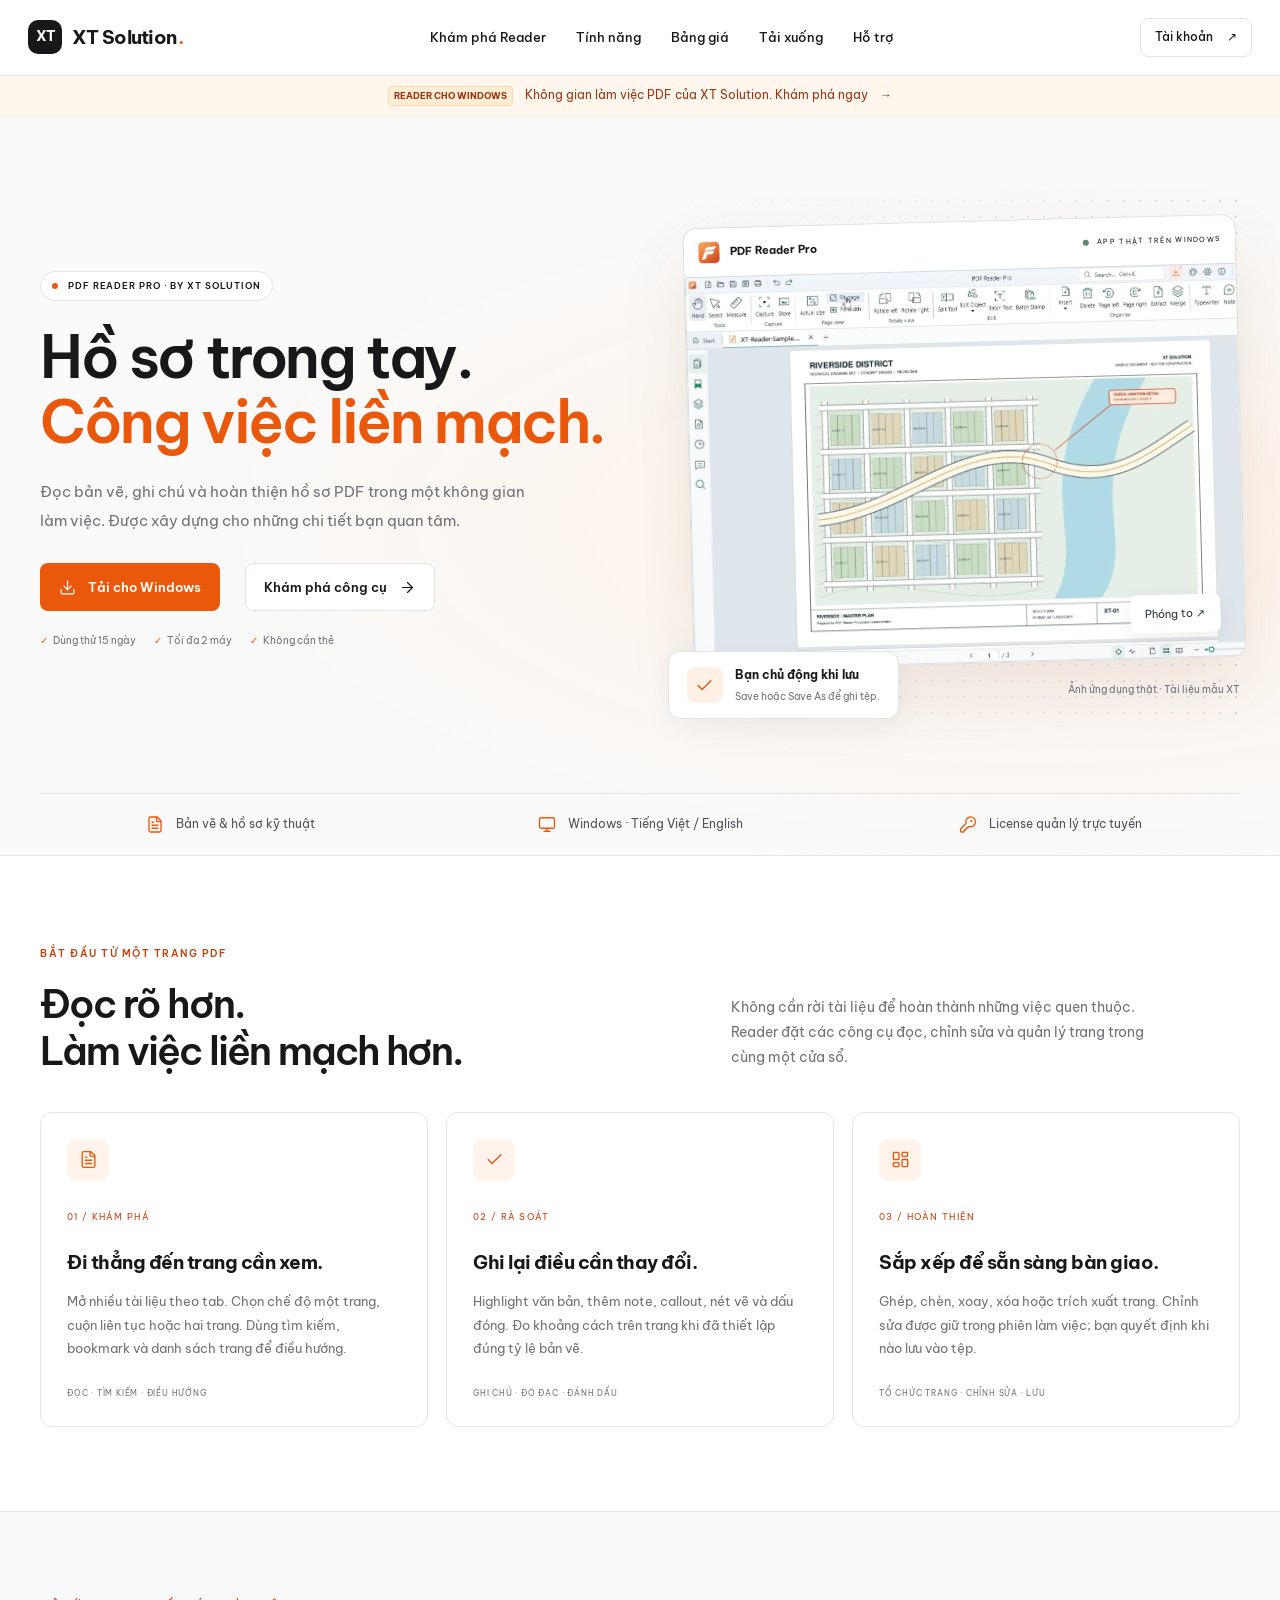
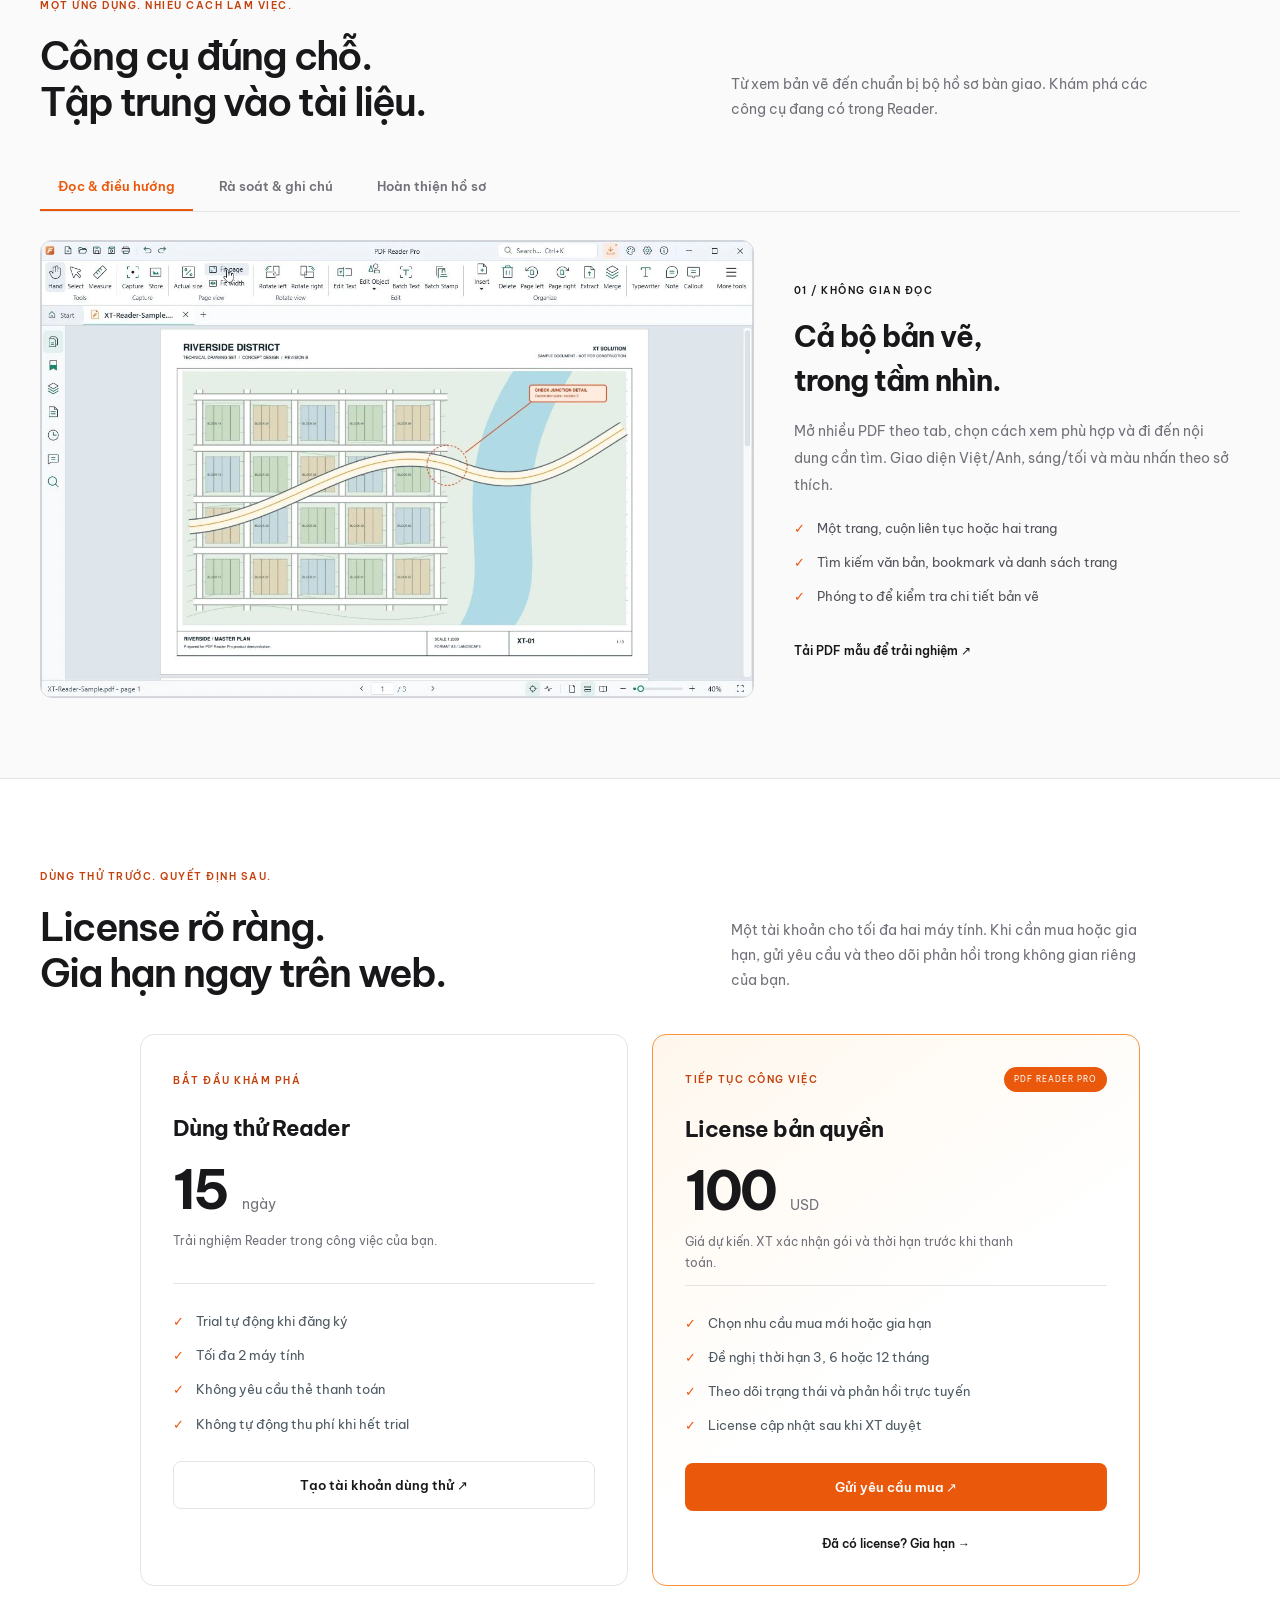
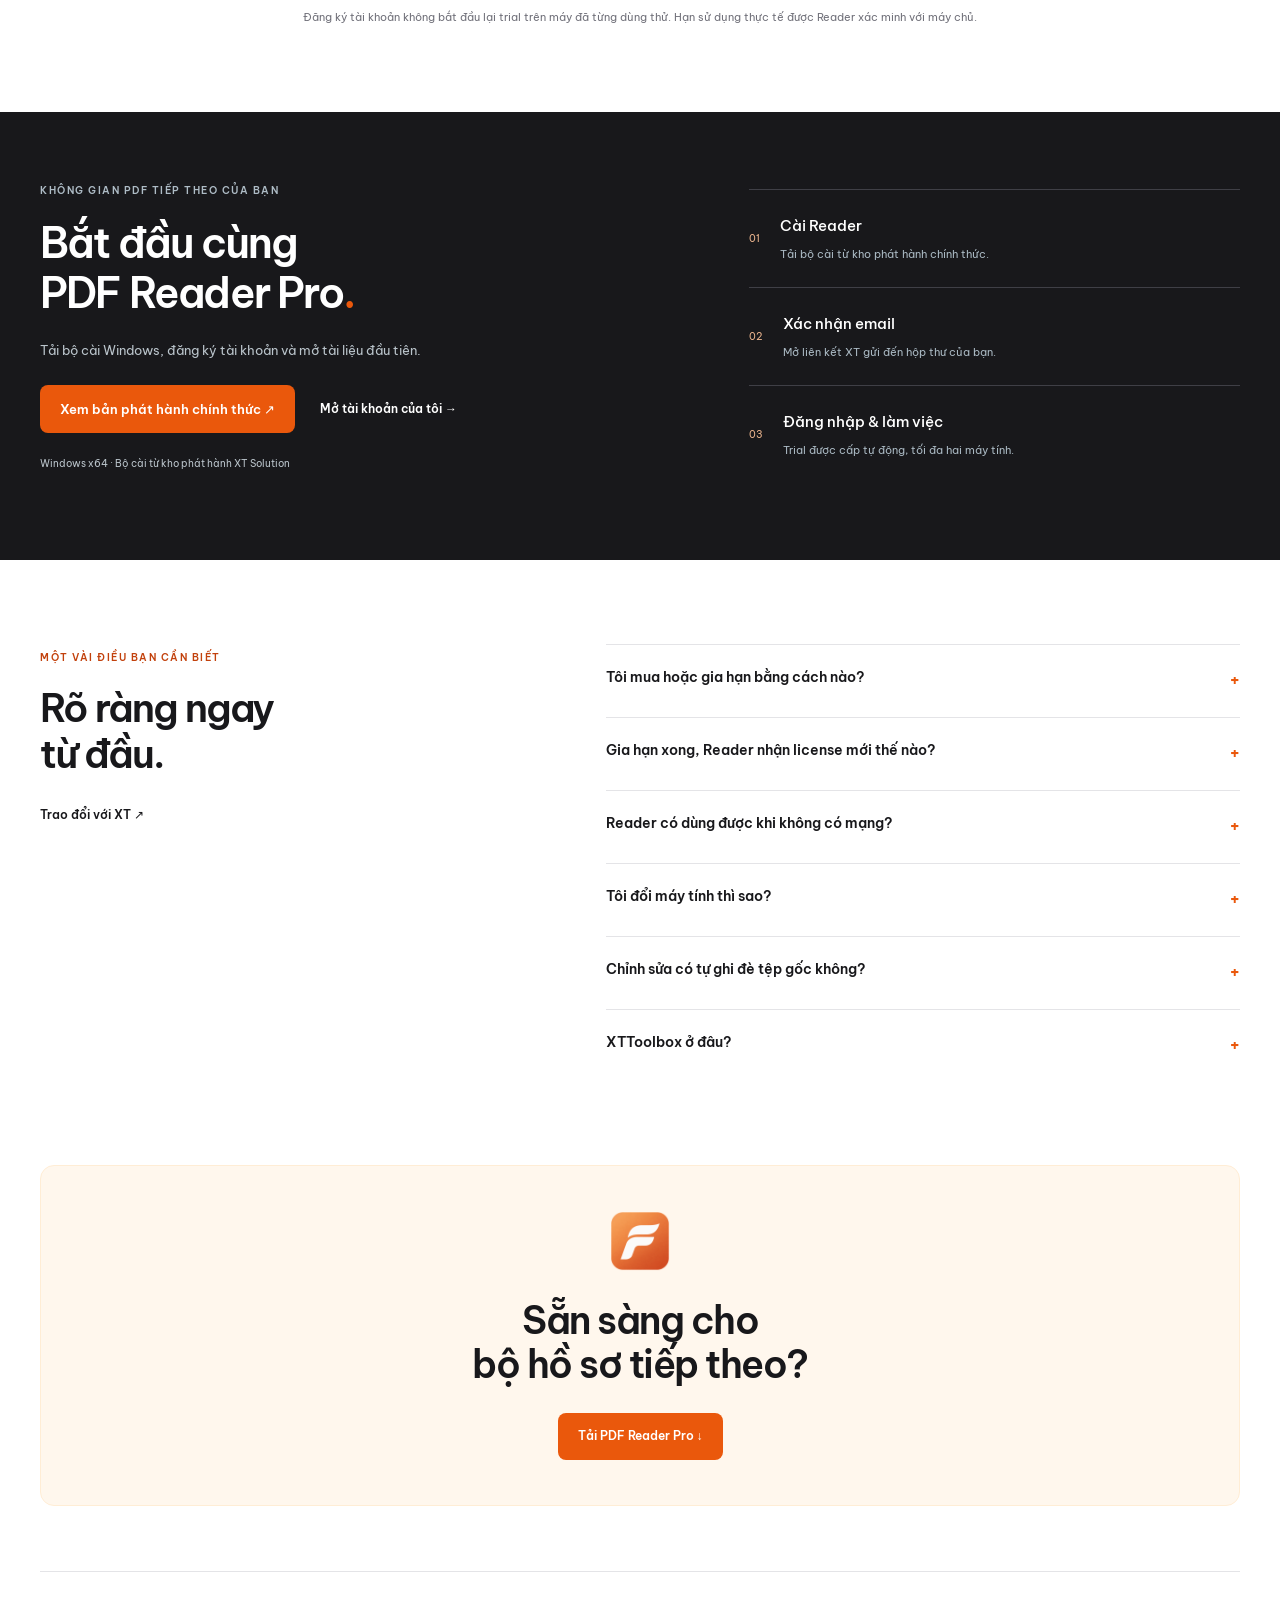
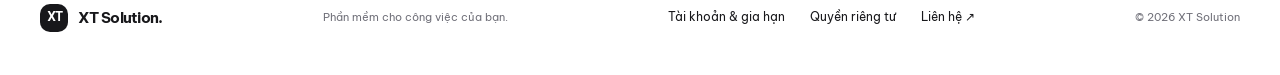
<file: index.html>
<!doctype html>
<html lang="vi"><head><meta charset="utf-8"><meta name="viewport" content="width=device-width,initial-scale=1"><title>PDF Reader Pro — Không gian làm việc PDF của bạn · XT Solution</title><meta name="description" content="PDF Reader Pro cho Windows: đọc bản vẽ, ghi chú, chỉnh sửa và sắp xếp hồ sơ PDF. Dùng thử tự động 15 ngày, tối đa 2 máy. Quản lý tài khoản và gia hạn trực tuyến."><meta name="theme-color" content="#f8f7f4"><meta name="referrer" content="strict-origin-when-cross-origin"><link rel="canonical" href="https://xt-solution.dev/"><meta property="og:title" content="PDF Reader Pro · Tập trung vào từng chi tiết."><meta property="og:description" content="Không gian làm việc PDF cho bản vẽ và hồ sơ của bạn. Dùng thử 15 ngày trên Windows."><meta property="og:type" content="website"><meta property="og:url" content="https://xt-solution.dev/"><meta property="og:image" content="https://xt-solution.dev/assets/screenshots/reader-live.webp"><meta http-equiv="Content-Security-Policy" content="default-src 'self'; connect-src 'self' https://api.github.com https://hqtsqzmwesqqnfwpfjus.supabase.co; img-src 'self' data:; script-src 'self'; style-src 'self'; object-src 'none'; base-uri 'self'"><link rel="icon" href="assets/reader-icon.png"><link rel="stylesheet" href="styles.css"><link rel="stylesheet" href="assets/fonts.css"><link rel="stylesheet" href="assets/marketing.css"><link rel="stylesheet" href="assets/xt-ui.css"><script type="module" src="/assets/site-router.js"></script></head>
<body><a class="skip" href="#main">Đến nội dung chính</a><header class="header"><a class="brand" href="/" aria-label="XT Solution, trang chủ"><span class="mark">XT</span>XT Solution<span class="brand-dot">.</span></a><nav aria-label="Điều hướng chính"><a href="#workspace">Khám phá Reader</a><a href="#features">Tính năng</a><a href="#license">Bảng giá</a><a href="/downloads/">Tải xuống</a><a href="#support">Hỗ trợ</a></nav><a class="nav-contact" href="/account/">Tài khoản <span aria-hidden="true">↗</span></a></header>
<main id="main"><a class="announcement" href="/downloads/"><span>READER CHO WINDOWS</span>Không gian làm việc PDF của XT Solution. Khám phá ngay <b>→</b></a>
<section class="hero-v2"><div class="wrap hero-inner"><div class="hero-copy"><span class="eyebrow"><span class="dot"></span> PDF READER PRO · BY XT SOLUTION</span><h1>Hồ sơ trong tay.<br><span>Công việc liền mạch.</span></h1><p>Đọc bản vẽ, ghi chú và hoàn thiện hồ sơ PDF trong một không gian làm việc. Được xây dựng cho những chi tiết bạn quan tâm.</p><div class="actions"><a class="button primary" href="/downloads/"><svg class="xt-icon" aria-hidden="true"><use href="/assets/icons.svg#download"></use></svg> Tải cho Windows</a><a class="button secondary" href="#features">Khám phá công cụ <svg class="xt-icon" aria-hidden="true"><use href="/assets/icons.svg#arrow"></use></svg></a></div><div class="hero-meta"><span>Dùng thử 15 ngày</span><span>Tối đa 2 máy</span><span>Không cần thẻ</span></div></div><div class="hero-visual"><figure class="hero-app"><div class="showcase-top"><div><img src="assets/reader-icon.png" width="22" height="22" alt=""><strong>PDF Reader Pro</strong></div><span class="live-label"><i class="dot"></i> APP THẬT TRÊN WINDOWS</span></div><button class="screenshot-button" type="button" data-image="assets/screenshots/reader-live.png" aria-label="Phóng to giao diện Reader thật"><img src="assets/screenshots/reader-live.webp" width="1280" height="820" fetchpriority="high" alt="Ảnh chụp PDF Reader Pro trên Windows đang mở bản vẽ mẫu XT"><span class="image-expand">Phóng to ↗</span></button></figure><div class="floating-tool"><span><svg class="xt-icon" aria-hidden="true"><use href="/assets/icons.svg#check"></use></svg></span><div><b>Bạn chủ động khi lưu</b><small>Save hoặc Save As để ghi tệp.</small></div></div><p class="visual-caption">Ảnh ứng dụng thật · Tài liệu mẫu XT</p></div></div><div class="wrap hero-bottom"><div><svg class="xt-icon" aria-hidden="true"><use href="/assets/icons.svg#file"></use></svg> Bản vẽ & hồ sơ kỹ thuật</div><div><svg class="xt-icon" aria-hidden="true"><use href="/assets/icons.svg#monitor"></use></svg> Windows · Tiếng Việt / English</div><div><svg class="xt-icon" aria-hidden="true"><use href="/assets/icons.svg#key"></use></svg> License quản lý trực tuyến</div></div></section>
<section id="workspace" class="section wrap"><div class="section-heading"><div><span class="eyebrow">BẮT ĐẦU TỪ MỘT TRANG PDF</span><h2>Đọc rõ hơn.<br>Làm việc liền mạch hơn.</h2></div><p>Không cần rời tài liệu để hoàn thành những việc quen thuộc. Reader đặt các công cụ đọc, chỉnh sửa và quản lý trang trong cùng một cửa sổ.</p></div><div class="workflow-grid"><article><span class="step-icon"><svg class="xt-icon" aria-hidden="true"><use href="/assets/icons.svg#file"></use></svg></span><span class="step-number">01 / KHÁM PHÁ</span><h3>Đi thẳng đến trang cần xem.</h3><p>Mở nhiều tài liệu theo tab. Chọn chế độ một trang, cuộn liên tục hoặc hai trang. Dùng tìm kiếm, bookmark và danh sách trang để điều hướng.</p><span class="feature-key">ĐỌC · TÌM KIẾM · ĐIỀU HƯỚNG</span></article><article><span class="step-icon"><svg class="xt-icon" aria-hidden="true"><use href="/assets/icons.svg#check"></use></svg></span><span class="step-number">02 / RÀ SOÁT</span><h3>Ghi lại điều cần thay đổi.</h3><p>Highlight văn bản, thêm note, callout, nét vẽ và dấu đóng. Đo khoảng cách trên trang khi đã thiết lập đúng tỷ lệ bản vẽ.</p><span class="feature-key">GHI CHÚ · ĐO ĐẠC · ĐÁNH DẤU</span></article><article><span class="step-icon"><svg class="xt-icon" aria-hidden="true"><use href="/assets/icons.svg#grid"></use></svg></span><span class="step-number">03 / HOÀN THIỆN</span><h3>Sắp xếp để sẵn sàng bàn giao.</h3><p>Ghép, chèn, xoay, xóa hoặc trích xuất trang. Chỉnh sửa được giữ trong phiên làm việc; bạn quyết định khi nào lưu vào tệp.</p><span class="feature-key">TỔ CHỨC TRANG · CHỈNH SỬA · LƯU</span></article></div></section>
<section id="features" class="feature-studio"><div class="wrap"><div class="section-heading"><div><span class="eyebrow">MỘT ỨNG DỤNG. NHIỀU CÁCH LÀM VIỆC.</span><h2>Công cụ đúng chỗ.<br>Tập trung vào tài liệu.</h2></div><p>Từ xem bản vẽ đến chuẩn bị bộ hồ sơ bàn giao. Khám phá các công cụ đang có trong Reader.</p></div><div class="studio-tabs" role="tablist" aria-label="Khám phá Reader"><button id="tool-read" role="tab" aria-selected="true" aria-controls="studio-read" tabindex="0">Đọc & điều hướng</button><button id="tool-review" role="tab" aria-selected="false" aria-controls="studio-review" tabindex="-1">Rà soát & ghi chú</button><button id="tool-organize" role="tab" aria-selected="false" aria-controls="studio-organize" tabindex="-1">Hoàn thiện hồ sơ</button></div><div class="studio-panel" id="studio-read" role="tabpanel" aria-labelledby="tool-read" tabindex="0"><button class="studio-image screenshot-button" type="button" data-image="assets/screenshots/reader-live.png" aria-label="Xem toàn bộ ảnh ứng dụng thật"><img src="assets/screenshots/reader-live.webp" width="1280" height="820" loading="lazy" alt="Ảnh giao diện Reader thật với các công cụ đọc, ghi chú và tổ chức trang"></button><div><span class="eyebrow">01 / KHÔNG GIAN ĐỌC</span><h3>Cả bộ bản vẽ,<br>trong tầm nhìn.</h3><p>Mở nhiều PDF theo tab, chọn cách xem phù hợp và đi đến nội dung cần tìm. Giao diện Việt/Anh, sáng/tối và màu nhấn theo sở thích.</p><ul><li>Một trang, cuộn liên tục hoặc hai trang</li><li>Tìm kiếm văn bản, bookmark và danh sách trang</li><li>Phóng to để kiểm tra chi tiết bản vẽ</li></ul><a class="text-link" href="assets/XT-Reader-Sample.pdf" download>Tải PDF mẫu để trải nghiệm ↗</a></div></div><div class="studio-panel" id="studio-review" role="tabpanel" aria-labelledby="tool-review" tabindex="0" hidden><button class="studio-image screenshot-button" type="button" data-image="assets/screenshots/reader-live.png" aria-label="Xem toàn bộ ảnh ứng dụng thật"><img src="assets/screenshots/reader-live.webp" width="1280" height="820" loading="lazy" alt="Ảnh giao diện Reader thật với các công cụ đọc, ghi chú và tổ chức trang"></button><div><span class="eyebrow">02 / RÀ SOÁT TÀI LIỆU</span><h3>Để mỗi nhận xét<br>đều rõ ràng.</h3><p>Đánh dấu điều cần sửa ngay trên tài liệu. Kết hợp ghi chú, callout và công cụ đo với tỷ lệ bản vẽ đã thiết lập.</p><ul><li>Highlight, note, callout và dấu đóng</li><li>Đo khoảng cách theo tỷ lệ bạn thiết lập</li><li>Typewriter và chỉnh sửa chữ có lớp văn bản</li></ul><a class="text-link" href="assets/XT-Reader-Sample.pdf" download>Tải PDF mẫu để trải nghiệm ↗</a></div></div><div class="studio-panel" id="studio-organize" role="tabpanel" aria-labelledby="tool-organize" tabindex="0" hidden><button class="studio-image screenshot-button" type="button" data-image="assets/screenshots/reader-live.png" aria-label="Xem toàn bộ ảnh ứng dụng thật"><img src="assets/screenshots/reader-live.webp" width="1280" height="820" loading="lazy" alt="Ảnh giao diện Reader thật với các công cụ đọc, ghi chú và tổ chức trang"></button><div><span class="eyebrow">03 / CHUẨN BỊ BÀN GIAO</span><h3>Từ nhiều trang rời,<br>thành một bộ hồ sơ.</h3><p>Sắp xếp nội dung trước khi in hoặc bàn giao. Các chỉnh sửa được giữ trong phiên làm việc, bạn chọn thời điểm lưu vào tệp.</p><ul><li>Chèn, ghép, xoay, xóa và trích xuất trang</li><li>Header/footer và công cụ in hồ sơ</li><li>Save / Save As khi bạn sẵn sàng</li></ul><a class="text-link" href="assets/XT-Reader-Sample.pdf" download>Tải PDF mẫu để trải nghiệm ↗</a></div></div></div></section>
<section id="license" class="section wrap"><div class="section-heading"><div><span class="eyebrow">DÙNG THỬ TRƯỚC. QUYẾT ĐỊNH SAU.</span><h2>License rõ ràng.<br>Gia hạn ngay trên web.</h2></div><p>Một tài khoản cho tối đa hai máy tính. Khi cần mua hoặc gia hạn, gửi yêu cầu và theo dõi phản hồi trong không gian riêng của bạn.</p></div><div class="pricing-grid"><article class="pricing-card trial-card"><span class="eyebrow">BẮT ĐẦU KHÁM PHÁ</span><h3>Dùng thử Reader</h3><div class="price">15 <span>ngày</span></div><p>Trải nghiệm Reader trong công việc của bạn.</p><ul><li>Trial tự động khi đăng ký</li><li>Tối đa 2 máy tính</li><li>Không yêu cầu thẻ thanh toán</li><li>Không tự động thu phí khi hết trial</li></ul><a class="button secondary" href="/account/?mode=signup">Tạo tài khoản dùng thử ↗</a></article><article class="pricing-card paid-card"><div class="pricing-title"><span class="eyebrow">TIẾP TỤC CÔNG VIỆC</span><span class="price-badge">PDF READER PRO</span></div><h3>License bản quyền</h3><div class="price">100 <span>USD</span></div><p>Giá dự kiến. XT xác nhận gói và thời hạn trước khi thanh toán.</p><ul><li>Chọn nhu cầu mua mới hoặc gia hạn</li><li>Đề nghị thời hạn 3, 6 hoặc 12 tháng</li><li>Theo dõi trạng thái và phản hồi trực tuyến</li><li>License cập nhật sau khi XT duyệt</li></ul><div class="pricing-actions"><a class="button primary" href="/account/?intent=purchase">Gửi yêu cầu mua ↗</a><a class="text-link" href="/account/?intent=renewal#renew">Đã có license? Gia hạn →</a></div></article></div><p class="pricing-foot">Đăng ký tài khoản không bắt đầu lại trial trên máy đã từng dùng thử. Hạn sử dụng thực tế được Reader xác minh với máy chủ.</p></section>
<section id="download" class="download-section"><div class="wrap download-layout"><div><span class="eyebrow">KHÔNG GIAN PDF TIẾP THEO CỦA BẠN</span><h2>Bắt đầu cùng<br>PDF Reader Pro<span class="orange">.</span></h2><p>Tải bộ cài Windows, đăng ký tài khoản và mở tài liệu đầu tiên.</p><div class="actions"><a id="download-button" class="button primary" href="https://github.com/xuantoi2012/PDFReaderPro-Releases/releases/latest" target="_blank" rel="noopener noreferrer">Xem bản phát hành chính thức ↗</a><a class="text-link" href="/account/">Mở tài khoản của tôi →</a></div><p id="release-info" class="download-meta" role="status">Windows x64 · Bộ cài từ kho phát hành XT Solution</p></div><div class="download-steps"><div><span>01</span><p><strong>Cài Reader</strong><small>Tải bộ cài từ kho phát hành chính thức.</small></p></div><div><span>02</span><p><strong>Xác nhận email</strong><small>Mở liên kết XT gửi đến hộp thư của bạn.</small></p></div><div><span>03</span><p><strong>Đăng nhập & làm việc</strong><small>Trial được cấp tự động, tối đa hai máy tính.</small></p></div></div></div></section>
<section id="support" class="section wrap faq-section"><div><span class="eyebrow">MỘT VÀI ĐIỀU BẠN CẦN BIẾT</span><h2>Rõ ràng ngay<br>từ đầu.</h2><a class="text-link" href="mailto:contact@xt-solution.dev">Trao đổi với XT ↗</a></div><div class="faq-list"><details><summary>Tôi mua hoặc gia hạn bằng cách nào?</summary><p>Đăng nhập mục Tài khoản, chọn mua mới hoặc gia hạn, chọn thời hạn và gửi yêu cầu. XT phản hồi thông tin gói/thanh toán tại đó. Sau khi bạn hoàn tất thanh toán và XT duyệt, hạn license mới sẽ xuất hiện trong tài khoản.</p></details><details><summary>Gia hạn xong, Reader nhận license mới thế nào?</summary><p>Mở About → Manage license → Check again trong Reader khi có mạng. Ứng dụng sẽ xác minh và nhận hạn mới. Website không yêu cầu bạn nhập mật khẩu ứng dụng vào liên kết gia hạn.</p></details><details><summary>Reader có dùng được khi không có mạng?</summary><p>Token license đã xác minh có thời gian ngoại tuyến tối đa 7 ngày, trong giới hạn hạn license. Bạn cần kết nối lại khi Reader yêu cầu xác minh.</p></details><details><summary>Tôi đổi máy tính thì sao?</summary><p>Mỗi tài khoản dùng tối đa 2 máy. Vào Tài khoản trên web để gỡ máy cũ, sau đó đăng nhập Reader trên máy mới. Token ngoại tuyến đã cấp trên máy cũ có thể còn hiệu lực đến khi hết hạn.</p></details><details><summary>Chỉnh sửa có tự ghi đè tệp gốc không?</summary><p>Các thay đổi trong phiên làm việc được giữ tạm. Bạn chọn Save hoặc Save As để ghi tệp thật. Hãy lưu trước khi đóng nếu muốn giữ các chỉnh sửa.</p></details><details><summary>XTToolbox ở đâu?</summary><p>XTToolbox sẽ có không gian riêng trong hệ sinh thái XT. Website hiện tập trung vào PDF Reader Pro để hoàn thiện trải nghiệm tài khoản, license và hỗ trợ.</p></details></div></section>
<section class="closing wrap"><img src="assets/reader-icon.png" width="60" height="60" alt=""><h2>Sẵn sàng cho<br>bộ hồ sơ tiếp theo?</h2><a class="button primary" href="/downloads/">Tải PDF Reader Pro ↓</a></section></main>
<footer class="site-footer wrap"><a class="brand" href="/"><span class="mark">XT</span>XT Solution.</a><p>Phần mềm cho công việc của bạn.</p><div><a href="/account/">Tài khoản & gia hạn</a><a href="/privacy/">Quyền riêng tư</a><a href="mailto:contact@xt-solution.dev">Liên hệ ↗</a></div><span>© 2026 XT Solution</span></footer>
<dialog id="image-dialog" aria-label="Ảnh giao diện Reader"><button id="close-image" type="button" aria-label="Đóng ảnh">×</button><img id="expanded-image" alt="Giao diện thật của PDF Reader Pro đang mở tài liệu mẫu XT"><p>PDF Reader Pro · Ảnh chụp ứng dụng thật trên Windows · Tài liệu mẫu XT Solution</p></dialog></body></html>
</file>
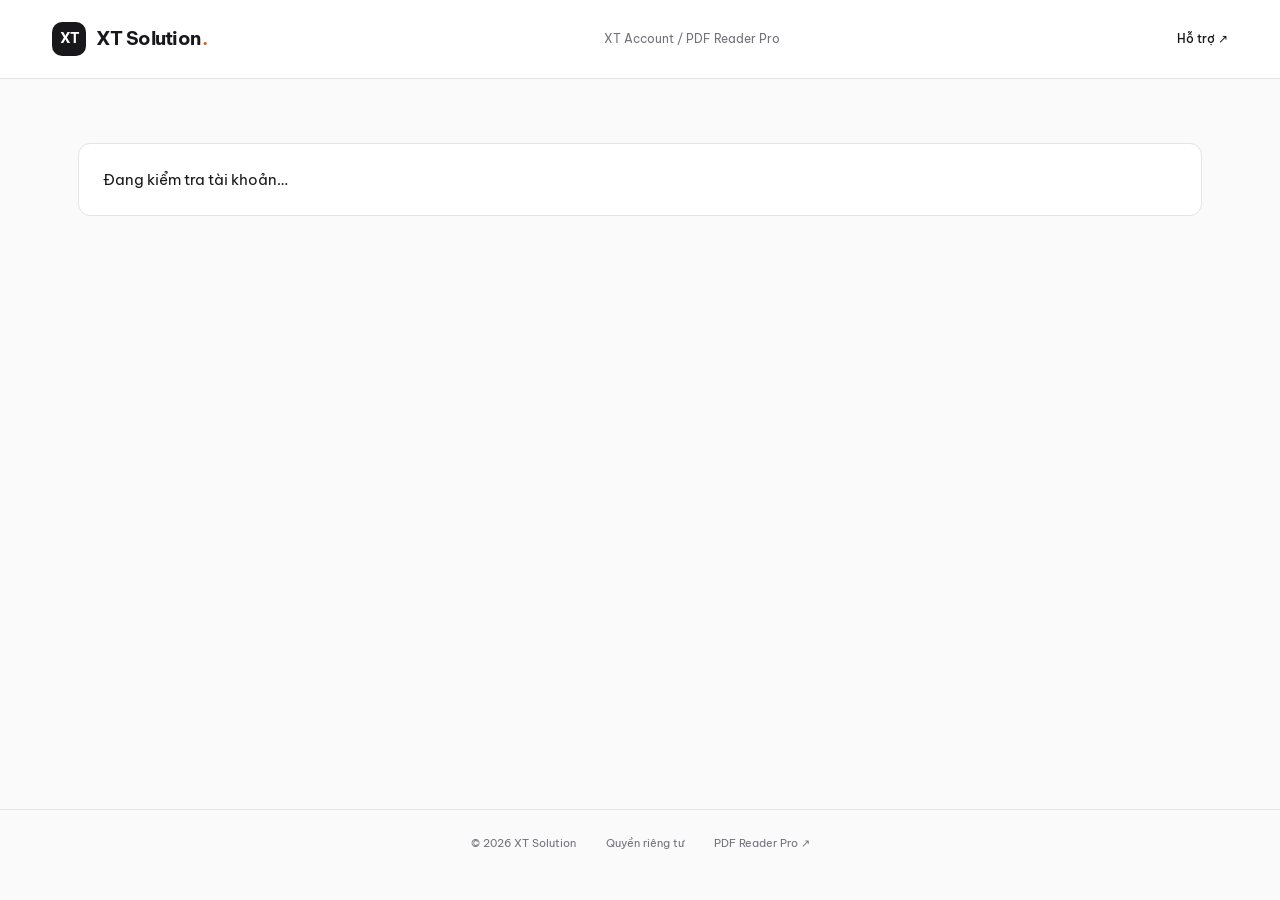
<file: account/index.html>
<!doctype html>
<html lang="vi"><head><meta charset="utf-8"><meta name="viewport" content="width=device-width,initial-scale=1"><meta name="referrer" content="no-referrer"><meta name="robots" content="noindex"><meta name="theme-color" content="#f8f7f4"><meta http-equiv="Content-Security-Policy" content="default-src 'self'; connect-src 'self' https://api.github.com https://hqtsqzmwesqqnfwpfjus.supabase.co; img-src 'self' data:; script-src 'self'; style-src 'self'; base-uri 'none'; object-src 'none'; form-action 'none'"><title>XT Account · Không gian của bạn</title><link rel="icon" href="../assets/reader-icon.png"><link rel="stylesheet" href="../styles.css"><link rel="stylesheet" href="account.css"><link rel="stylesheet" href="../assets/fonts.css"><link rel="stylesheet" href="workspace.css"><link rel="stylesheet" href="../assets/xt-ui.css"><script type="module" src="/assets/site-router.js"></script></head>
<body><a class="skip" href="#main">Đến nội dung</a><header class="header"><a class="brand" href="/"><span class="mark">XT</span>XT Solution<span class="brand-dot">.</span></a><span class="header-context">XT Account / PDF Reader Pro</span><a class="nav-contact" href="/#support">Hỗ trợ ↗</a></header>
<main id="main" class="account-main"><div id="session-loading" class="session-loading" role="status"><span id="session-status">Đang kiểm tra tài khoản…</span> <button id="session-retry" type="button" class="button secondary" hidden>Thử lại</button></div>
<section id="account-login" class="auth-layout" hidden><div class="auth-story"><span class="eyebrow">MỘT TÀI KHOẢN XT. MỌI THỨ SẴN SÀNG.</span><h1>Không gián đoạn<br>công việc của bạn<span class="orange">.</span></h1><p>License, máy tính và những lần gia hạn.<br>Tất cả trong một không gian riêng.</p><div class="auth-product"><img src="../assets/reader-icon.png" width="50" height="50" alt=""><div><strong>PDF Reader Pro</strong><span>Dùng thử 15 ngày · Tối đa 2 máy tính</span></div></div><img class="auth-screenshot" src="../assets/screenshots/reader-live.webp" alt="Giao diện PDF Reader Pro thật đang mở bản vẽ mẫu XT" width="1280" height="820"><p class="micro">Giao diện ứng dụng thật · Tài liệu mẫu XT Solution</p></div>
<div class="auth-card"><div class="auth-tabs" role="group" aria-label="Tài khoản"><button type="button" id="login-tab" class="active" aria-pressed="true">Đăng nhập</button><button type="button" id="signup-tab" aria-pressed="false">Tạo tài khoản</button></div><h2 id="auth-heading">Chào mừng trở lại.</h2><p id="auth-description">Dùng cùng tài khoản với ứng dụng Reader.</p><form id="account-login-form"><div id="name-row" hidden><label for="name">Tên của bạn</label><input id="name" autocomplete="name" maxlength="100"></div><label for="email">Email</label><input id="email" name="email" type="email" autocomplete="username" placeholder="ban@congty.com" required maxlength="254"><div class="password-label"><label for="password">Mật khẩu</label><button id="forgot" class="text-button" type="button">Quên mật khẩu?</button></div><input id="password" name="password" type="password" autocomplete="current-password" required maxlength="128"><label id="remember-row" class="checkbox"><input id="remember" type="checkbox">Ghi nhớ trên máy này</label><p id="signup-note" class="form-note" hidden>Đăng ký để bắt đầu trial 15 ngày tự động. Xác nhận email, sau đó đăng nhập Reader để kích hoạt máy tính. <a href="/privacy/">Cách XT xử lý dữ liệu</a>.</p><button id="login" class="button primary wide" type="submit">Đăng nhập →</button></form><div class="auth-links"><button id="resend" class="text-button" type="button">Gửi lại email xác nhận</button><a href="/#download">Chưa có Reader? Tải ứng dụng ↗</a></div><p id="auth-message" class="feedback" role="status" aria-live="polite"></p><div id="recover-panel" hidden><form id="recover-form"><h3>Khôi phục mật khẩu</h3><p>Nhập email của tài khoản để nhận liên kết đặt mật khẩu mới.</p><label for="recover-email">Email tài khoản</label><input id="recover-email" type="email" autocomplete="email" maxlength="254" required><div class="form-actions"><button id="recover-submit" type="submit" class="button primary">Gửi liên kết</button><button id="recover-cancel" type="button" class="button secondary">Quay lại</button></div></form></div></div></section>
<section id="account-content" class="account-workspace" hidden><aside class="account-sidebar"><a class="brand" href="/"><span class="mark">XT</span><span>XT Account<small>KHÔNG GIAN CỦA BẠN</small></span></a><div class="sidebar-product"><img src="../assets/reader-icon.png" width="32" height="32" alt=""><div>PDF Reader Pro<small>Ứng dụng Windows</small></div></div><p class="nav-caption">TÀI KHOẢN</p><nav aria-label="Điều hướng tài khoản"><button type="button" data-account-view="overview" class="account-nav-item" aria-current="page"><svg class="xt-icon" aria-hidden="true"><use href="/assets/icons.svg#grid"></use></svg><span>Tổng quan</span></button><button type="button" data-account-view="devices" class="account-nav-item"><svg class="xt-icon" aria-hidden="true"><use href="/assets/icons.svg#monitor"></use></svg><span>Thiết bị</span></button><button type="button" data-account-view="renew" class="account-nav-item"><svg class="xt-icon" aria-hidden="true"><use href="/assets/icons.svg#key"></use></svg><span>Mua / gia hạn</span></button><button type="button" data-account-view="history" class="account-nav-item"><svg class="xt-icon" aria-hidden="true"><use href="/assets/icons.svg#inbox"></use></svg><span>Yêu cầu & phản hồi</span><span id="nav-pending" class="nav-badge" hidden></span></button><button type="button" data-account-view="profile" class="account-nav-item"><svg class="xt-icon" aria-hidden="true"><use href="/assets/icons.svg#user"></use></svg><span>Hồ sơ tài khoản</span></button><button type="button" data-account-view="support" class="account-nav-item"><svg class="xt-icon" aria-hidden="true"><use href="/assets/icons.svg#help"></use></svg><span>Hỗ trợ</span></button></nav><div class="account-sidebar-bottom"><a href="/downloads/"><svg class="xt-icon" aria-hidden="true"><use href="/assets/icons.svg#download"></use></svg><span>Tải Reader cho Windows</span>↗</a><div class="sidebar-user"><span class="user-monogram">XT</span><div><b id="sidebar-name">Tài khoản XT</b><small id="sidebar-email"></small></div></div><button id="signout" type="button"><svg class="xt-icon" aria-hidden="true"><use href="/assets/icons.svg#logout"></use></svg> Đăng xuất</button></div></aside><div class="account-body"><header class="account-topbar"><span>XT Account <span>/</span> <b id="account-page-label">Tổng quan</b></span><a href="/downloads/">Tải Reader ↗</a></header><div class="account-body-inner"><div class="account-top"><div><span class="eyebrow">CHÀO MỪNG TRỞ LẠI</span><h1 id="greeting">Tài khoản XT</h1><p id="account-email"></p></div><span class="account-secure"><svg class="xt-icon" aria-hidden="true"><use href="/assets/icons.svg#key"></use></svg> Tài khoản của bạn</span></div><div id="renewal-banner" class="renewal-banner" hidden></div>
<section data-account-panel="overview"><div class="overview-heading"><div><h2>Không gian làm việc của bạn</h2><p>License, thiết bị và hỗ trợ. Tất cả ở đây.</p></div><a class="text-link" href="/downloads/">Xem bản cập nhật ↗</a></div><div class="account-overview-grid"><section class="license-card"><div class="license-product"><img src="../assets/reader-icon.png" width="44" height="44" alt=""><div><span class="micro">ỨNG DỤNG WINDOWS</span><h2>PDF Reader Pro</h2></div><span id="license-kind" class="tag"></span></div><div class="license-metrics"><div><span>Hạn sử dụng</span><strong id="license-date">—</strong></div><div><span>Thiết bị</span><strong id="device-count">0 / 2</strong></div></div><p id="license-note" class="form-note"></p><div class="license-actions"><button id="renew-license" class="button primary" type="button">Gia hạn license ↗</button><button id="refresh" class="text-button" type="button">↻ Làm mới</button></div><span id="last-sync" class="micro"></span></section><div class="account-quick-card"><span class="eyebrow">TIẾP TỤC CÔNG VIỆC</span><h3>Mọi thứ đã sẵn sàng?</h3><p>Kiểm tra license, tải Reader và mở tài liệu đầu tiên của bạn.</p><a href="/downloads/"><svg class="xt-icon" aria-hidden="true"><use href="/assets/icons.svg#download"></use></svg> <span>Tải ứng dụng Windows<small>Phiên bản chính thức từ XT</small></span>↗</a><button type="button" data-account-view="devices"><svg class="xt-icon" aria-hidden="true"><use href="/assets/icons.svg#monitor"></use></svg> <span>Quản lý máy tính<small>Tối đa 2 máy trên mỗi tài khoản</small></span>→</button><button type="button" data-account-view="history"><svg class="xt-icon" aria-hidden="true"><use href="/assets/icons.svg#inbox"></use></svg> <span>Theo dõi yêu cầu<small>Phản hồi và thông tin gia hạn</small></span>→</button></div></div><div class="account-tip"><svg class="xt-icon" aria-hidden="true"><use href="/assets/icons.svg#help"></use></svg> <div><b>Gia hạn xong, cập nhật trong Reader</b><p>Mở About → Manage license → Check again khi có mạng để nhận hạn sử dụng mới.</p></div></div></section>
<section data-account-panel="devices" hidden><div class="view-heading"><h2>Máy tính của bạn</h2><p>Quản lý các máy đã kích hoạt Reader bằng tài khoản này.</p></div><section class="account-panel"><div class="panel-title"><h2>Thiết bị đã kích hoạt</h2><span class="tag muted">Tối đa 2 máy</span></div><div id="devices"></div><p class="form-note">Gỡ máy sẽ giải phóng một vị trí. Token ngoại tuyến trên máy cũ có thể còn hiệu lực tối đa 7 ngày; máy đó cần đăng nhập lại để kích hoạt.</p></section></section>
<section data-account-panel="renew" hidden><div class="view-heading"><h2>Tiếp tục cùng PDF Reader Pro</h2><p>Gửi nhu cầu, nhận tư vấn và theo dõi kết quả ngay trong tài khoản.</p></div><div class="renew-grid"><section class="account-panel request-panel" id="request-section"><span class="eyebrow">TIẾP TỤC CÔNG VIỆC CỦA BẠN</span><h2>Mua & gia hạn license.</h2><p>Chọn thời hạn mong muốn. XT sẽ xác nhận thông tin thanh toán trước khi cấp license.</p><div class="quote-price"><strong>100 <span>USD</span></strong><span>Giá dự kiến<br>Gói và thời hạn được xác nhận khi tư vấn</span></div><form id="request-form"><label for="kind">Bạn cần</label><select id="kind"><option value="purchase">Mua license mới</option><option value="renewal">Gia hạn license hiện tại</option></select><label for="months">Thời hạn mong muốn</label><select id="months"><option value="3">3 tháng</option><option value="6">6 tháng</option><option value="12" selected>12 tháng</option></select><label for="message">Lời nhắn cho XT <span class="optional">(không bắt buộc)</span></label><textarea id="message" maxlength="1000" rows="4" placeholder="Tên công ty, nhu cầu sử dụng hoặc thông tin bạn cần tư vấn…"></textarea><p class="form-note">Đây là yêu cầu tư vấn, chưa phải thanh toán. Bạn có thể theo dõi phản hồi ngay bên dưới.</p><button id="send-request" class="button primary wide" type="submit">Gửi yêu cầu cho XT ↗</button><p id="pending-note" class="form-note"></p></form></section><aside class="renew-guide"><span class="eyebrow">CÁCH THỨC GIA HẠN</span><h3>Rõ ràng ở từng bước.</h3><ol><li><b>Gửi yêu cầu</b><span>Chọn thời hạn bạn mong muốn.</span></li><li><b>Nhận phản hồi từ XT</b><span>XT xác nhận gói, giá và thông tin thanh toán.</span></li><li><b>Được duyệt license</b><span>Hạn mới xuất hiện sau khi XT xác nhận.</span></li></ol><p>Không tự động thu phí. Giá 100 USD đang là mức dự kiến, chưa phải báo giá cuối.</p><button class="text-button" type="button" data-account-view="history">Xem yêu cầu đã gửi →</button></aside></div></section>
<section data-account-panel="history" hidden><div class="view-heading"><h2>Yêu cầu & phản hồi</h2><p>Theo dõi mua mới, gia hạn và trao đổi với XT.</p></div><section class="account-panel request-history"><div class="panel-title"><div><span class="eyebrow">LUÔN CÓ THỂ THEO DÕI</span><h2>Hoạt động yêu cầu</h2></div><span id="history-count" class="tag muted"></span></div><div id="history"></div></section></section>
<section data-account-panel="profile" hidden><div class="view-heading"><h2>Hồ sơ tài khoản</h2><p>Tài khoản dùng chung cho website và ứng dụng Reader.</p></div><div class="account-panel profile-panel"><div class="profile-avatar"><svg class="xt-icon" aria-hidden="true"><use href="/assets/icons.svg#user"></use></svg></div><dl><div><dt>Tên hiển thị</dt><dd id="profile-name">—</dd></div><div><dt>Email đăng nhập</dt><dd id="profile-email">—</dd></div><div><dt>Trạng thái tài khoản</dt><dd id="profile-status">—</dd></div></dl><p class="form-note">Cần đổi thông tin tài khoản? Liên hệ contact@xt-solution.dev để XT hỗ trợ xác minh.</p><a class="button secondary" href="mailto:contact@xt-solution.dev?subject=Ho%20tro%20tai%20khoan%20XT">Liên hệ hỗ trợ ↗</a></div></section>
<section data-account-panel="support" hidden><div class="view-heading"><h2>XT luôn sẵn sàng hỗ trợ</h2><p>Chọn cách phù hợp để tiếp tục công việc của bạn.</p></div><div class="support-grid"><article class="account-panel"><span class="support-tile-icon"><svg class="xt-icon" aria-hidden="true"><use href="/assets/icons.svg#help"></use></svg></span><h3>Trao đổi với XT</h3><p>Gửi email kèm mã yêu cầu hoặc ảnh lỗi để chúng tôi kiểm tra. Không gửi mật khẩu.</p><a class="button primary" href="mailto:contact@xt-solution.dev">contact@xt-solution.dev ↗</a></article><article class="account-panel"><span class="support-tile-icon"><svg class="xt-icon" aria-hidden="true"><use href="/assets/icons.svg#download"></use></svg></span><h3>Phiên bản & hướng dẫn</h3><p>Tải bản chính thức, xem nội dung cập nhật và các bước bắt đầu với Reader.</p><a class="button secondary" href="/downloads/">Mở trang tải xuống →</a></article></div><div class="account-tip"><svg class="xt-icon" aria-hidden="true"><use href="/assets/icons.svg#key"></use></svg> <div><b>Reader có thể làm việc ngoại tuyến</b><p>Token đã xác minh dùng ngoại tuyến tối đa 7 ngày, trong giới hạn hạn license. Kết nối lại khi ứng dụng yêu cầu.</p></div></div></section><p id="account-message" class="feedback" role="status" aria-live="polite"></p></div><footer class="account-inner-footer"><span>© 2026 XT Solution</span><a href="/privacy/">Quyền riêng tư ↗</a></footer></div></section>
</main><footer class="simple-footer"><span>© 2026 XT Solution</span><a href="/privacy/">Quyền riêng tư</a><a href="/">PDF Reader Pro ↗</a></footer><dialog id="confirm-dialog" aria-labelledby="confirm-title"><h2 id="confirm-title">Xác nhận thao tác</h2><p id="confirm-message"></p><div class="form-actions"><button id="confirm-no" type="button" class="button secondary">Quay lại</button><button id="confirm-yes" type="button" class="button primary">Xác nhận</button></div></dialog></body></html>
</file>
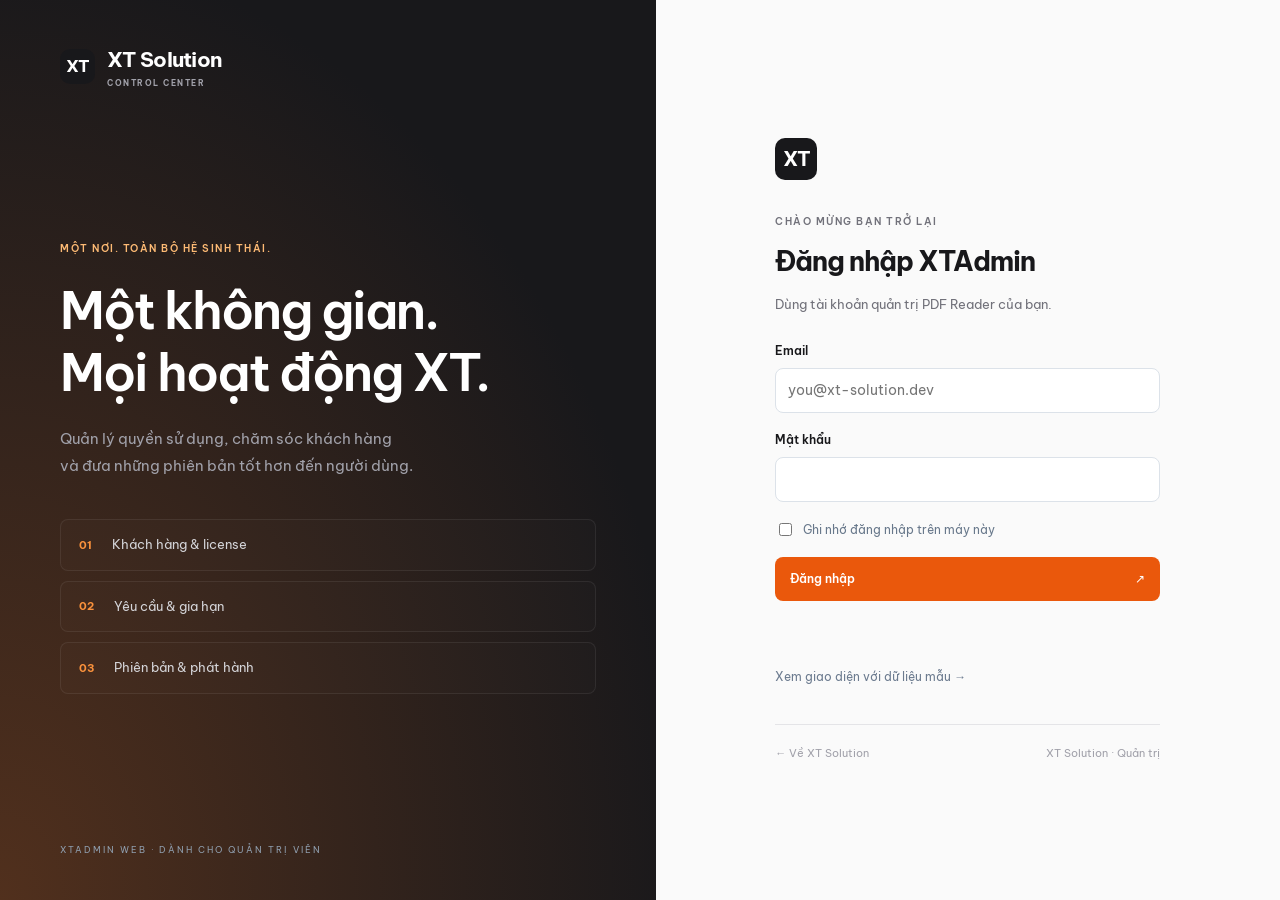
<file: admin/index.html>
<!doctype html>
<html lang="vi"><head><meta charset="utf-8"><meta name="viewport" content="width=device-width,initial-scale=1"><meta name="theme-color" content="#172536"><meta name="robots" content="noindex,nofollow"><meta name="referrer" content="no-referrer"><meta http-equiv="Content-Security-Policy" content="default-src 'self'; connect-src 'self' https://api.github.com https://hqtsqzmwesqqnfwpfjus.supabase.co; img-src 'self' data:; script-src 'self'; style-src 'self'; base-uri 'none'; object-src 'none'; form-action 'none'"><title>XTAdmin · Control Center</title><link rel="icon" href="icon.svg" type="image/svg+xml"><link rel="manifest" href="manifest.webmanifest"><link rel="stylesheet" href="admin.css"><link rel="stylesheet" href="../assets/fonts.css"><link rel="stylesheet" href="workspace.css"><link rel="stylesheet" href="../assets/xt-ui.css"><script type="module" src="/assets/site-router.js"></script></head>
<body>
<section id="login-screen" class="login-screen"><div class="login-story"><a class="brand" href="/"><span class="brand-mark">XT</span><span>XT Solution<small>CONTROL CENTER</small></span></a><div class="story-copy"><span class="eyebrow">MỘT NƠI. TOÀN BỘ HỆ SINH THÁI.</span><h1>Một không gian.<br>Mọi hoạt động XT.</h1><p>Quản lý quyền sử dụng, chăm sóc khách hàng<br>và đưa những phiên bản tốt hơn đến người dùng.</p><div class="story-cards"><div><b>01</b><span>Khách hàng & license</span></div><div><b>02</b><span>Yêu cầu & gia hạn</span></div><div><b>03</b><span>Phiên bản & phát hành</span></div></div></div><span class="story-foot">XTADMIN WEB · DÀNH CHO QUẢN TRỊ VIÊN</span></div><div class="login-side"><form id="login-form" class="login-card"><div class="mini-logo">XT</div><span class="eyebrow">CHÀO MỪNG BẠN TRỞ LẠI</span><h2>Đăng nhập XTAdmin</h2><p>Dùng tài khoản quản trị PDF Reader của bạn.</p><label for="email">Email</label><input id="email" name="email" type="email" autocomplete="username" placeholder="you@xt-solution.dev" required maxlength="254"><label for="password">Mật khẩu</label><input id="password" name="password" type="password" autocomplete="current-password" required><label class="checkbox"><input id="remember" type="checkbox"> Ghi nhớ đăng nhập trên máy này</label><button class="primary wide" id="login-submit" type="submit">Đăng nhập <span>↗</span></button><p id="login-error" class="error" role="alert"></p><button id="demo-button" class="text-button" type="button">Xem giao diện với dữ liệu mẫu →</button><div class="login-footer"><a href="/">← Về XT Solution</a><span>XT Solution · Quản trị</span></div></form></div></section>
<div id="workspace" class="workspace" hidden><aside class="sidebar"><a href="/" class="brand"><span class="brand-mark">XT</span><span>XTAdmin<small>CONTROL CENTER</small></span></a><div class="product-label">SẢN PHẨM</div><div class="product-card"><img class="product-symbol" src="../assets/reader-icon.png" width="32" height="32" alt=""><span>PDF Reader Pro<small>License & phát hành</small></span><span class="green-dot"></span></div><div class="product-label">KHÔNG GIAN QUẢN TRỊ</div><nav aria-label="Điều hướng quản trị"><button data-page="overview" class="nav-item active"><svg class="xt-icon" aria-hidden="true"><use href="/assets/icons.svg#grid"></use></svg>Tổng quan</button><button data-page="customers" class="nav-item"><svg class="xt-icon" aria-hidden="true"><use href="/assets/icons.svg#users"></use></svg>Khách hàng</button><button data-page="licenses" class="nav-item"><svg class="xt-icon" aria-hidden="true"><use href="/assets/icons.svg#key"></use></svg>License</button><button data-page="requests" class="nav-item"><svg class="xt-icon" aria-hidden="true"><use href="/assets/icons.svg#inbox"></use></svg>Yêu cầu<span id="request-count" class="nav-count">0</span></button><button data-page="releases" class="nav-item"><svg class="xt-icon" aria-hidden="true"><use href="/assets/icons.svg#download"></use></svg>Phát hành</button><button data-page="settings" class="nav-item"><svg class="xt-icon" aria-hidden="true"><use href="/assets/icons.svg#settings"></use></svg>Thiết lập</button></nav><div class="sidebar-bottom"><a class="sidebar-site-link" href="/" target="_blank" rel="noopener">Mở website XT ↗</a><div class="sidebar-note"><span class="green-dot"></span><span id="connection-label">Đã kết nối</span></div><div class="account-line"><span class="avatar">XT</span><div><b>Quản trị viên</b><small id="account-email"></small></div><button id="logout" title="Đăng xuất" aria-label="Đăng xuất"><svg class="xt-icon" aria-hidden="true"><use href="/assets/icons.svg#logout"></use></svg></button></div></div></aside><main class="main"><header class="topbar"><div><span class="breadcrumb">XT Solution <span>/</span> PDF Reader Pro</span><h1 id="page-title">Tổng quan</h1></div><div class="top-actions"><button id="install-button" class="secondary" hidden>Cài XTAdmin</button><button id="notification-button" class="icon-button" title="Bật thông báo" aria-label="Bật thông báo"><svg class="xt-icon" aria-hidden="true"><use href="/assets/icons.svg#bell"></use></svg></button><button id="refresh-button" class="secondary">↻ <span>Làm mới</span></button><span class="avatar top-avatar">XT</span></div></header><div id="demo-banner" class="demo-banner" hidden>Đang xem dữ liệu mẫu · Mọi thao tác chỉ thay đổi bản xem thử, không gửi đến máy chủ.</div><div id="page" class="page"></div><footer class="main-footer"><span>XTAdmin Web · Reader</span><span id="last-sync">Chưa đồng bộ</span></footer></main></div>
<dialog id="editor-dialog"><form id="editor-form"><div class="dialog-heading"><div><span class="eyebrow">PDF READER PRO</span><h2 id="dialog-title"></h2></div><button type="button" id="close-dialog" class="icon-button" aria-label="Đóng">×</button></div><div id="dialog-body"></div><p id="dialog-error" class="error" role="alert"></p><div class="dialog-actions"><button type="button" id="cancel-dialog" class="secondary">Hủy</button><button type="submit" id="save-dialog" class="primary">Lưu thay đổi</button></div></form></dialog><dialog id="confirmation-dialog"><p id="confirmation-message"></p><div class="dialog-actions"><button type="button" id="confirmation-cancel" class="secondary">Quay lại</button><button type="button" id="confirmation-accept" class="primary">Xác nhận</button></div></dialog><div id="toast" class="toast" role="status" aria-live="polite" hidden></div>
</body></html>
</file>
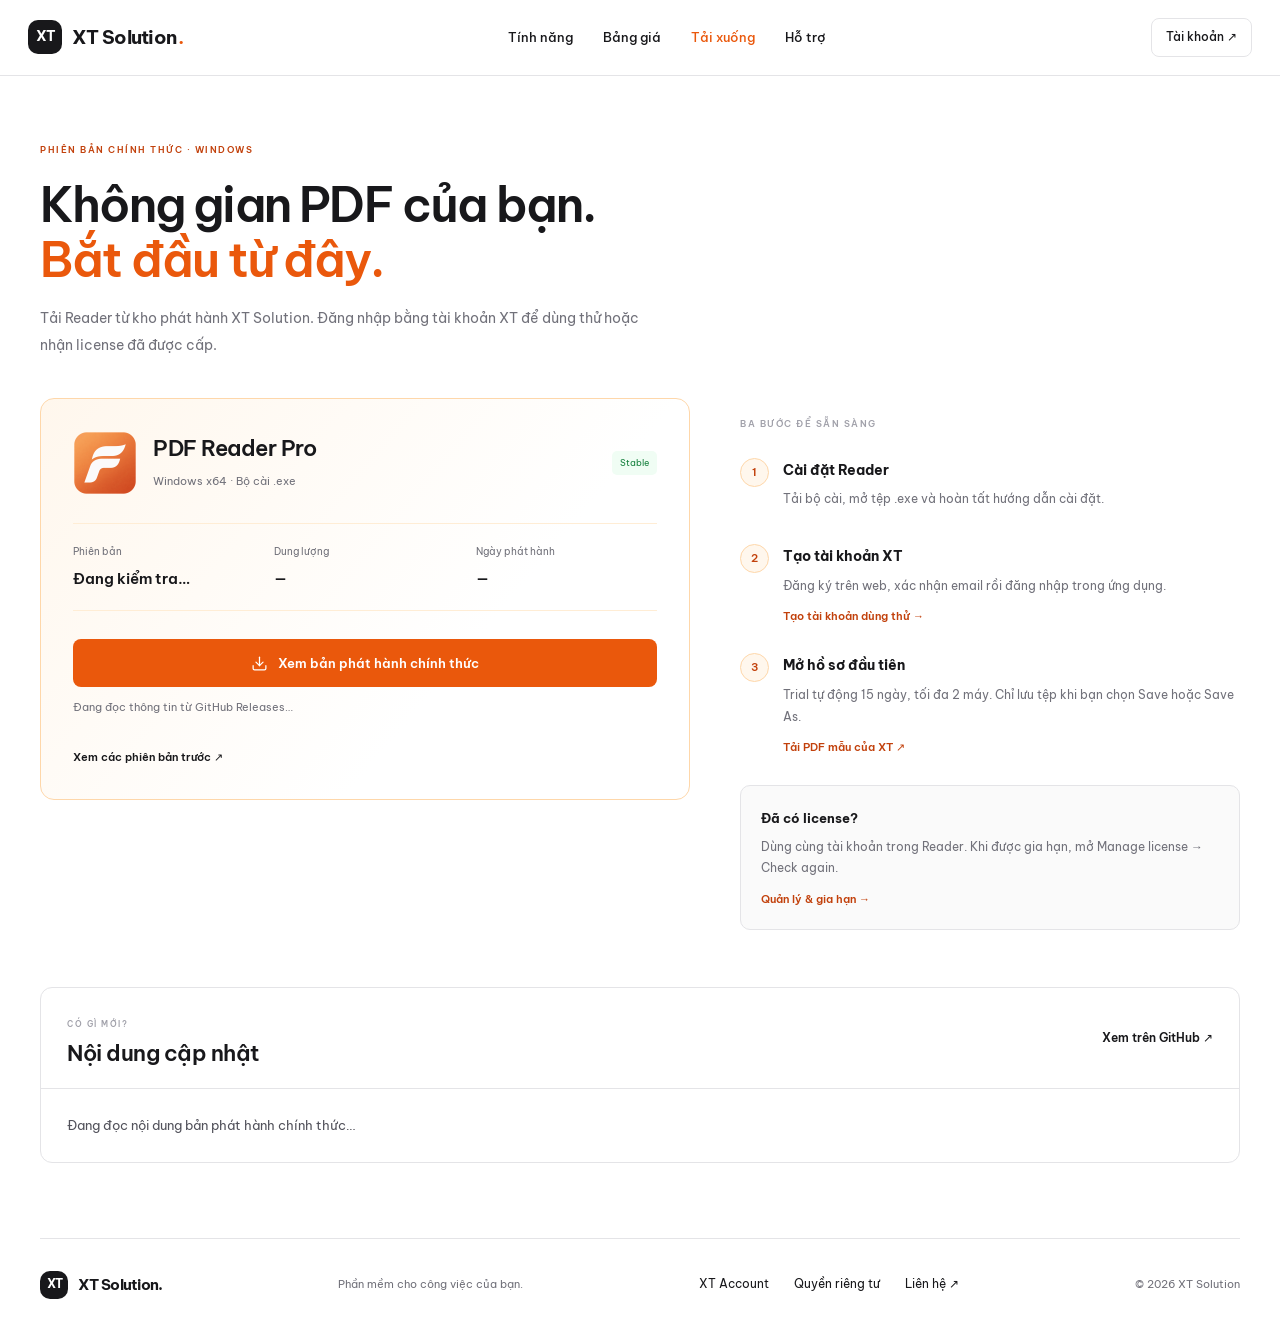
<file: downloads/index.html>
<!doctype html>
<html lang="vi"><head><meta charset="utf-8"><meta name="viewport" content="width=device-width,initial-scale=1"><meta name="description" content="Tải PDF Reader Pro cho Windows. Xem phiên bản chính thức, dung lượng, nội dung cập nhật và hướng dẫn bắt đầu."><meta name="theme-color" content="#fafafa"><meta http-equiv="Content-Security-Policy" content="default-src 'self'; connect-src 'self' https://api.github.com https://hqtsqzmwesqqnfwpfjus.supabase.co; img-src 'self' data:; script-src 'self'; style-src 'self'; object-src 'none'; base-uri 'self'"><title>Tải xuống PDF Reader Pro · XT Solution</title><link rel="canonical" href="https://xt-solution.dev/downloads/"><link rel="icon" href="../assets/reader-icon.png"><link rel="stylesheet" href="../styles.css"><link rel="stylesheet" href="../assets/fonts.css"><link rel="stylesheet" href="../assets/marketing.css"><link rel="stylesheet" href="downloads.css"><link rel="stylesheet" href="../assets/xt-ui.css"><script type="module" src="/assets/site-router.js"></script></head><body><a class="skip" href="#main">Đến nội dung chính</a><header class="header"><a class="brand" href="/"><span class="mark">XT</span>XT Solution<span class="brand-dot">.</span></a><nav aria-label="Điều hướng chính"><a href="/#features">Tính năng</a><a href="/#license">Bảng giá</a><a href="/downloads/" aria-current="page">Tải xuống</a><a href="/#support">Hỗ trợ</a></nav><a class="nav-contact" href="/account/">Tài khoản ↗</a></header><main id="main" class="wrap downloads-main"><div class="download-heading"><span class="eyebrow">PHIÊN BẢN CHÍNH THỨC · WINDOWS</span><h1>Không gian PDF của bạn.<br><span>Bắt đầu từ đây.</span></h1><p>Tải Reader từ kho phát hành XT Solution. Đăng nhập bằng tài khoản XT để dùng thử hoặc nhận license đã được cấp.</p></div><div class="downloads-grid"><section class="installer-card"><div class="installer-product"><img src="../assets/reader-icon.png" width="64" height="64" alt=""><div><h2>PDF Reader Pro</h2><span>Windows x64 · Bộ cài .exe</span></div><span class="tag success">Stable</span></div><dl class="installer-details"><div><dt>Phiên bản</dt><dd id="release-version">Đang kiểm tra…</dd></div><div><dt>Dung lượng</dt><dd id="release-size">—</dd></div><div><dt>Ngày phát hành</dt><dd id="release-date">—</dd></div></dl><a id="installer-download" class="button primary wide" href="https://github.com/xuantoi2012/PDFReaderPro-Releases/releases/latest" target="_blank" rel="noopener noreferrer"><svg class="xt-icon" aria-hidden="true"><use href="/assets/icons.svg#download"></use></svg><span>Xem bản phát hành chính thức</span></a><p id="release-status" class="form-note" role="status">Đang đọc thông tin từ GitHub Releases…</p><div class="hash-row" id="hash-row" hidden><div><span>SHA-256</span><code id="release-hash"></code></div><button id="copy-hash" type="button" aria-label="Sao chép SHA-256">Sao chép</button></div><p id="copy-status" class="form-note" role="status"></p><a class="text-link" href="https://github.com/xuantoi2012/PDFReaderPro-Releases/releases" target="_blank" rel="noopener noreferrer">Xem các phiên bản trước ↗</a></section><aside class="getting-started"><span class="eyebrow">BA BƯỚC ĐỂ SẴN SÀNG</span><ol><li><b>Cài đặt Reader</b><p>Tải bộ cài, mở tệp .exe và hoàn tất hướng dẫn cài đặt.</p></li><li><b>Tạo tài khoản XT</b><p>Đăng ký trên web, xác nhận email rồi đăng nhập trong ứng dụng.</p><a href="/account/?mode=signup">Tạo tài khoản dùng thử →</a></li><li><b>Mở hồ sơ đầu tiên</b><p>Trial tự động 15 ngày, tối đa 2 máy. Chỉ lưu tệp khi bạn chọn Save hoặc Save As.</p><a href="../assets/XT-Reader-Sample.pdf" download>Tải PDF mẫu của XT ↗</a></li></ol><div class="download-help"><b>Đã có license?</b><p>Dùng cùng tài khoản trong Reader. Khi được gia hạn, mở Manage license → Check again.</p><a href="/account/?intent=renewal#renew">Quản lý & gia hạn →</a></div></aside></div><section class="release-notes"><div class="notes-heading"><div><span class="eyebrow">CÓ GÌ MỚI?</span><h2>Nội dung cập nhật</h2></div><a id="release-source" class="text-link" href="https://github.com/xuantoi2012/PDFReaderPro-Releases/releases/latest" target="_blank" rel="noopener noreferrer">Xem trên GitHub ↗</a></div><p id="release-notes" class="notes-content">Đang đọc nội dung bản phát hành chính thức…</p></section></main><footer class="site-footer wrap"><a class="brand" href="/"><span class="mark">XT</span>XT Solution.</a><p>Phần mềm cho công việc của bạn.</p><div><a href="/account/">XT Account</a><a href="/privacy/">Quyền riêng tư</a><a href="mailto:contact@xt-solution.dev">Liên hệ ↗</a></div><span>© 2026 XT Solution</span></footer></body></html>
</file>
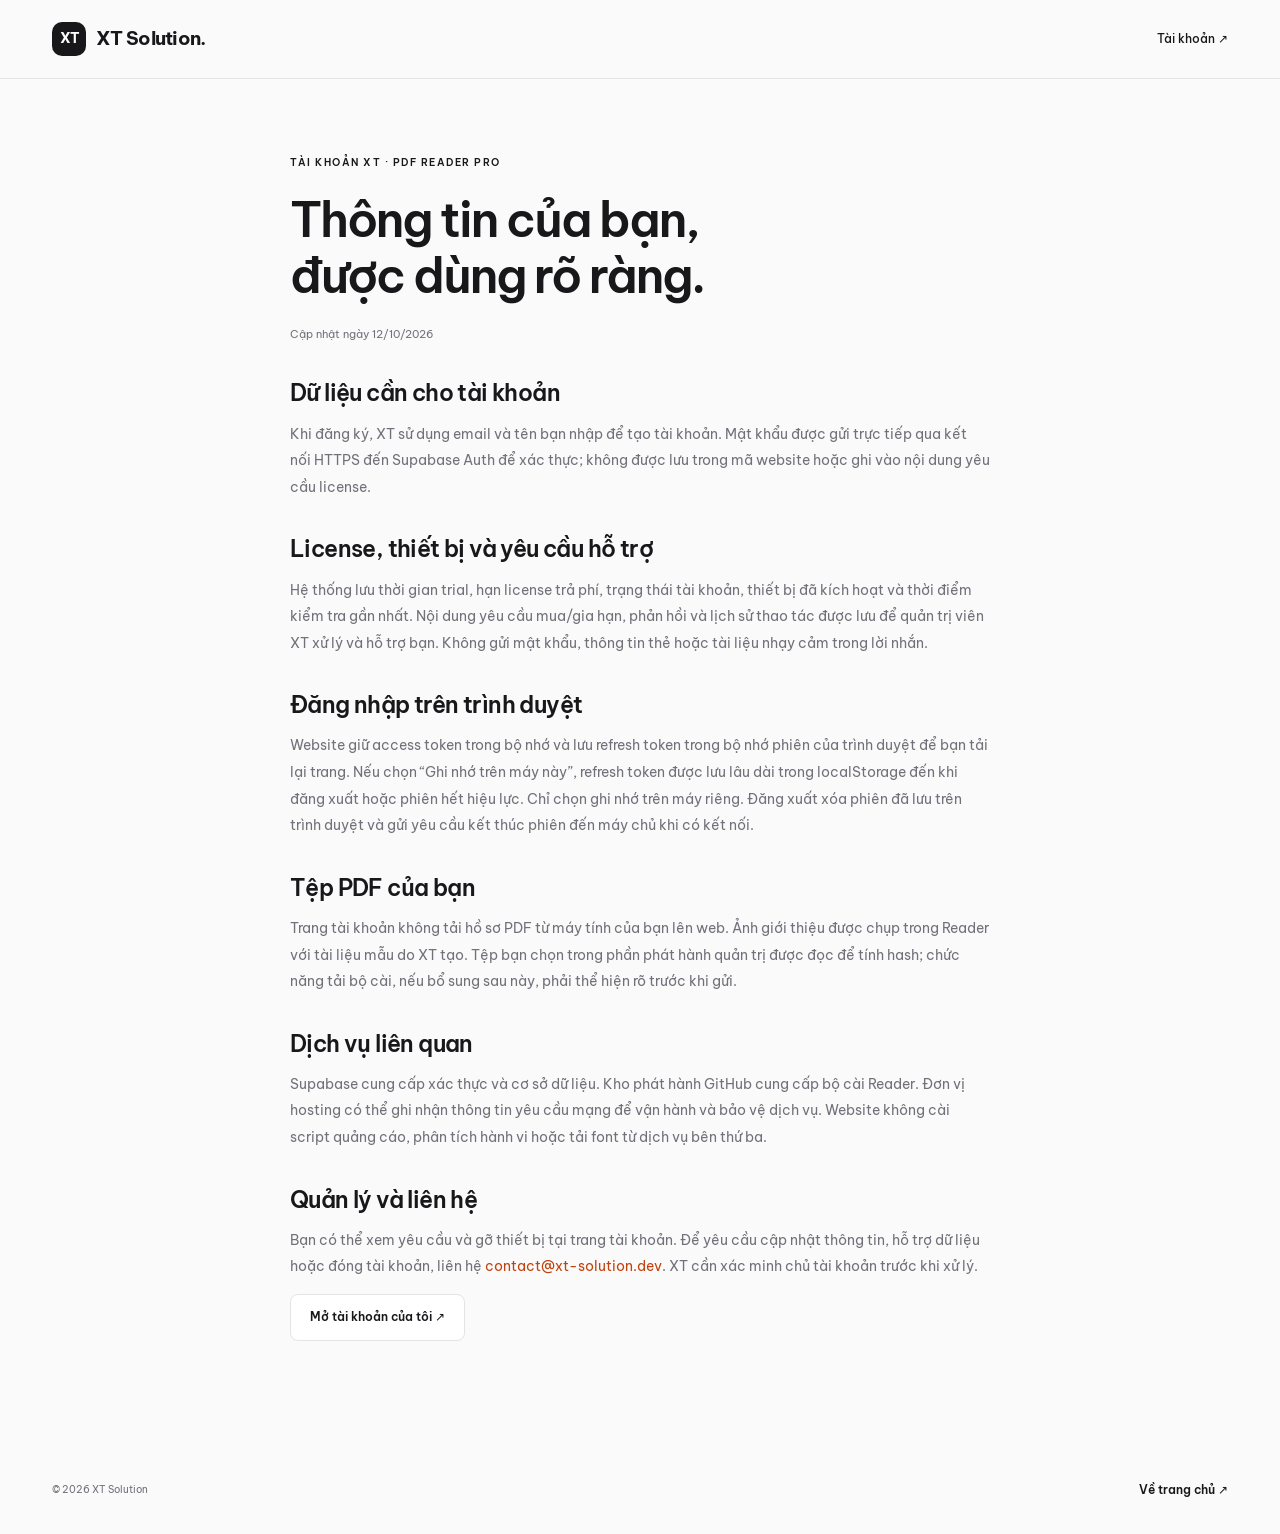
<file: privacy/index.html>
<!doctype html><html lang="vi"><head><meta charset="utf-8"><meta name="viewport" content="width=device-width,initial-scale=1"><meta name="description" content="Cách XT Solution xử lý dữ liệu tài khoản và yêu cầu license PDF Reader Pro."><meta name="referrer" content="no-referrer"><meta http-equiv="Content-Security-Policy" content="default-src 'self'; connect-src 'self' https://api.github.com https://hqtsqzmwesqqnfwpfjus.supabase.co; img-src 'self' data:; script-src 'self'; style-src 'self'; base-uri 'none'; object-src 'none'; form-action 'none'"><title>Quyền riêng tư · XT Solution</title><link rel="icon" href="../assets/reader-icon.png"><link rel="stylesheet" href="../styles.css"><link rel="stylesheet" href="privacy.css"><script type="module" src="/assets/site-router.js"></script><link rel="stylesheet" href="../assets/fonts.css"><link rel="stylesheet" href="../assets/xt-ui.css"></head><body><header class="header"><a class="brand" href="/"><span class="mark">XT</span>XT Solution.</a><a class="nav-contact" href="/account/">Tài khoản ↗</a></header><main class="privacy-document"><span class="eyebrow">TÀI KHOẢN XT · PDF READER PRO</span><h1>Thông tin của bạn,<br>được dùng rõ ràng.</h1><p class="updated">Cập nhật ngày 12/10/2026</p><h2>Dữ liệu cần cho tài khoản</h2><p>Khi đăng ký, XT sử dụng email và tên bạn nhập để tạo tài khoản. Mật khẩu được gửi trực tiếp qua kết nối HTTPS đến Supabase Auth để xác thực; không được lưu trong mã website hoặc ghi vào nội dung yêu cầu license.</p><h2>License, thiết bị và yêu cầu hỗ trợ</h2><p>Hệ thống lưu thời gian trial, hạn license trả phí, trạng thái tài khoản, thiết bị đã kích hoạt và thời điểm kiểm tra gần nhất. Nội dung yêu cầu mua/gia hạn, phản hồi và lịch sử thao tác được lưu để quản trị viên XT xử lý và hỗ trợ bạn. Không gửi mật khẩu, thông tin thẻ hoặc tài liệu nhạy cảm trong lời nhắn.</p><h2>Đăng nhập trên trình duyệt</h2><p>Website giữ access token trong bộ nhớ và lưu refresh token trong bộ nhớ phiên của trình duyệt để bạn tải lại trang. Nếu chọn “Ghi nhớ trên máy này”, refresh token được lưu lâu dài trong localStorage đến khi đăng xuất hoặc phiên hết hiệu lực. Chỉ chọn ghi nhớ trên máy riêng. Đăng xuất xóa phiên đã lưu trên trình duyệt và gửi yêu cầu kết thúc phiên đến máy chủ khi có kết nối.</p><h2>Tệp PDF của bạn</h2><p>Trang tài khoản không tải hồ sơ PDF từ máy tính của bạn lên web. Ảnh giới thiệu được chụp trong Reader với tài liệu mẫu do XT tạo. Tệp bạn chọn trong phần phát hành quản trị được đọc để tính hash; chức năng tải bộ cài, nếu bổ sung sau này, phải thể hiện rõ trước khi gửi.</p><h2>Dịch vụ liên quan</h2><p>Supabase cung cấp xác thực và cơ sở dữ liệu. Kho phát hành GitHub cung cấp bộ cài Reader. Đơn vị hosting có thể ghi nhận thông tin yêu cầu mạng để vận hành và bảo vệ dịch vụ. Website không cài script quảng cáo, phân tích hành vi hoặc tải font từ dịch vụ bên thứ ba.</p><h2>Quản lý và liên hệ</h2><p>Bạn có thể xem yêu cầu và gỡ thiết bị tại trang tài khoản. Để yêu cầu cập nhật thông tin, hỗ trợ dữ liệu hoặc đóng tài khoản, liên hệ <a href="mailto:contact@xt-solution.dev">contact@xt-solution.dev</a>. XT cần xác minh chủ tài khoản trước khi xử lý.</p><a class="button secondary" href="/account/">Mở tài khoản của tôi ↗</a></main><footer class="site-footer wrap"><span>© 2026 XT Solution</span><a class="text-link" href="/">Về trang chủ ↗</a></footer></body></html>
</file>
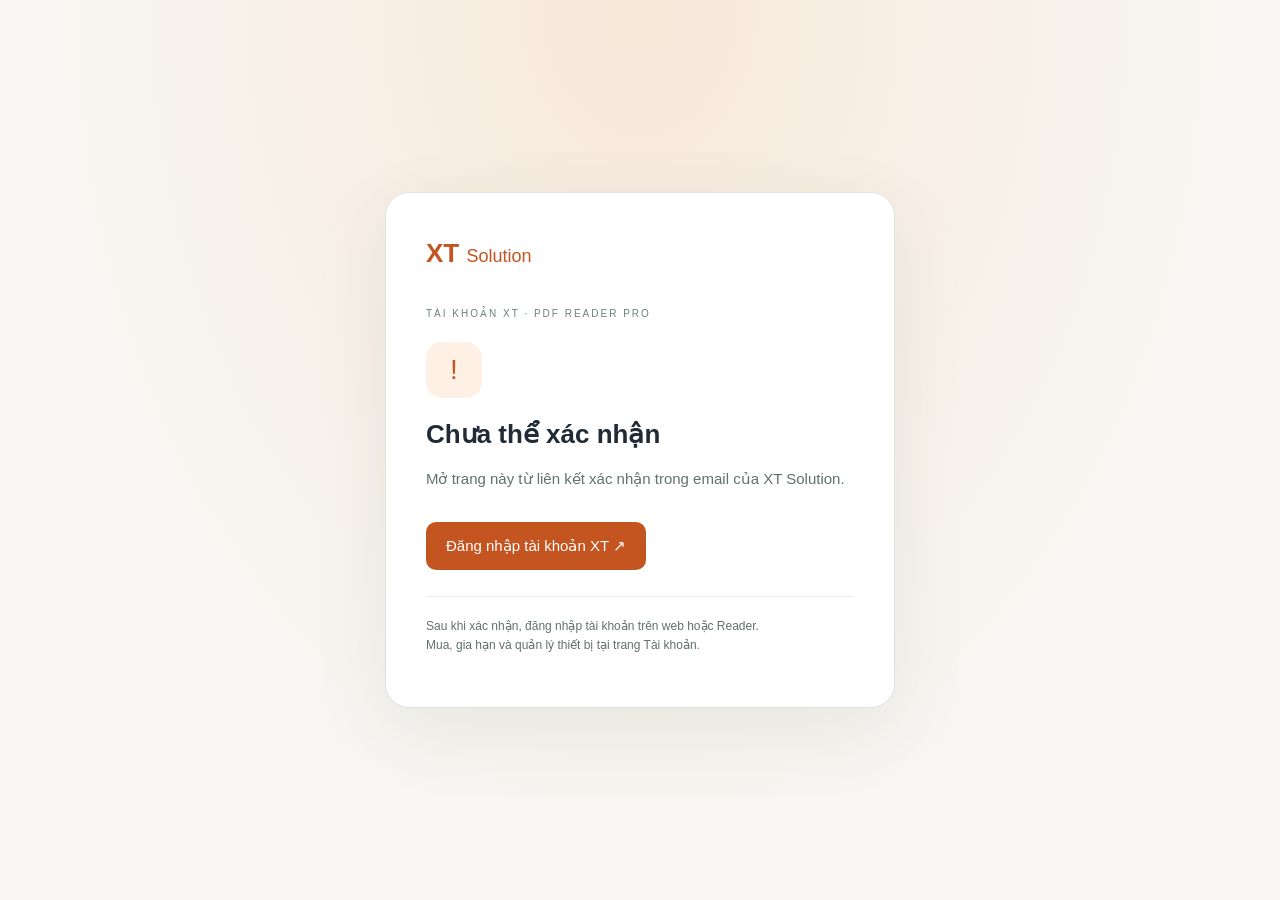
<file: auth/confirm/index.html>
<!doctype html>
<html lang="vi"><head><meta charset="utf-8"><meta name="viewport" content="width=device-width,initial-scale=1"><meta name="referrer" content="no-referrer"><meta name="robots" content="noindex"><title>Tài khoản XT · Xác nhận email</title><link rel="stylesheet" href="../auth.css"><script src="../auth.js" defer></script></head>
<body><main class="card"><a class="brand" href="/">XT <span>Solution</span></a><div class="badge">TÀI KHOẢN XT · PDF READER PRO</div><div class="symbol" id="symbol">↗</div><h1 id="title">Đang xác nhận email…</h1><p id="message" role="status" aria-live="polite">Vui lòng chờ trong giây lát.</p><form id="password-form" hidden><label for="password">Mật khẩu mới</label><input id="password" type="password" autocomplete="new-password" minlength="8" required><label for="confirm">Nhập lại mật khẩu</label><input id="confirm" type="password" autocomplete="new-password" minlength="8" required><button type="submit">Lưu mật khẩu</button></form><a class="button" href="/account/">Đăng nhập tài khoản XT ↗</a><p class="foot">Sau khi xác nhận, đăng nhập tài khoản trên web hoặc Reader.<br>Mua, gia hạn và quản lý thiết bị tại trang Tài khoản.</p></main></body></html>
</file>
<file: styles.css>
:root{--bg:#f8f7f4;--ink:#202b35;--muted:#687078;--line:#e3e4df;--accent:#e8682a;--accent-dark:#b34d1c;font:15px/1.55 'Segoe UI',Arial,sans-serif;color:var(--ink);background:var(--bg)}*{box-sizing:border-box}html{scroll-behavior:smooth;scroll-padding-top:85px}body{margin:0}a{color:inherit;text-decoration:none}button,input,select,textarea{font-family:inherit}button,a{-webkit-tap-highlight-color:transparent}a:focus-visible,button:focus-visible,summary:focus-visible{outline:3px solid #e8682a80;outline-offset:5px}img{max-width:100%}[hidden]{display:none!important}.wrap{width:min(1280px,calc(100% - 104px));margin-inline:auto}.header{max-width:1440px;margin:auto;padding:22px 52px;display:flex;align-items:center;justify-content:space-between;gap:28px;border-bottom:1px solid var(--line)}.brand{display:inline-flex;align-items:center;gap:10px;font-size:19px;font-weight:650;letter-spacing:-.6px;white-space:nowrap}.mark{display:grid;place-items:center;width:34px;height:34px;border-radius:9px;background:var(--ink);color:white;font-size:14px;letter-spacing:-1px}.brand-dot{color:var(--accent);margin-left:-8px}.header nav{display:flex;gap:28px;font-size:12px}.header nav a:hover{color:var(--accent)}.nav-contact{font-size:12px;font-weight:600;display:flex;align-items:center;gap:22px}.skip{position:absolute;left:15px;top:-100px;background:white;z-index:10;padding:12px}.skip:focus{top:15px}.eyebrow{font-size:10px;letter-spacing:1.5px;font-weight:650;display:inline-flex;align-items:center;gap:10px}.dot{display:inline-block;height:6px;width:6px;border-radius:50%;background:var(--accent)}.orange{color:var(--accent)}.micro{font-size:10px;color:var(--muted);letter-spacing:.5px}.hero{padding-top:43px}.hero-top{display:flex;align-items:center;justify-content:space-between}.hero-edition{font-size:9px;letter-spacing:1.5px;color:#7e8487}.hero-heading{display:grid;grid-template-columns:1.15fr 1fr;gap:60px;align-items:center;padding:40px 0 48px}.hero h1{font-size:clamp(58px,6.8vw,94px);font-weight:550;line-height:1.02;letter-spacing:-5px;margin:0}.serif{letter-spacing:-3px;font-family:'Segoe UI',Arial,sans-serif;font-style:italic;font-weight:400;white-space:nowrap;color:var(--accent)}.hero-copy>p{font-size:16px;line-height:1.9;color:var(--muted);margin:5px 0 25px}.actions{display:flex;gap:25px;align-items:center;flex-wrap:wrap}.button{display:inline-flex;align-items:center;justify-content:center;gap:25px;font-size:12px;font-weight:600;border-radius:7px;padding:14px 19px;border:1px solid transparent;cursor:pointer;line-height:1.4;transition:background .15s,transform .15s}.button:hover{transform:translateY(-1px)}.primary{color:white;background:var(--accent)}.primary:hover{background:#cb5520}.secondary{color:var(--ink);background:white;border-color:#d5d8d4}.secondary:hover{background:#efefeb}.text-link{font-size:12px;font-weight:600;color:var(--ink)}.text-link:hover{color:var(--accent-dark)}.hero-meta{display:flex;gap:18px;font-size:10px;color:var(--muted);margin-top:23px;flex-wrap:wrap}.hero-meta span:before{content:'✓';margin-right:5px;color:var(--accent)}.hero-showcase{margin:0;background:#ebece8;border:1px solid #d8ddd8;border-radius:13px;overflow:hidden;box-shadow:0 22px 60px #2c3d4710}.showcase-top{display:flex;justify-content:space-between;align-items:center;padding:14px 20px;background:#fff}.showcase-top>div{display:flex;align-items:center;gap:10px}.showcase-top strong{font-size:12px}.showcase-top div>span{font-size:10px;color:var(--muted);margin-left:10px;border-left:1px solid var(--line);padding-left:15px}.live-label{font-size:8px;letter-spacing:1.3px;display:flex;align-items:center;gap:8px}.live-label .dot{background:#5b8d73}.screenshot-button{display:block;position:relative;width:100%;padding:0;border:0;background:#dfe6ed;cursor:zoom-in;line-height:0}.screenshot-button>img{display:block;width:100%;height:auto}.image-expand{position:absolute;bottom:25px;right:24px;background:#fff;color:#24343d;border-radius:6px;padding:12px 15px;box-shadow:0 5px 20px #00000012;font:11px 'Segoe UI',sans-serif}.hero-showcase figcaption{display:flex;justify-content:space-between;gap:20px;padding:13px 20px;font-size:9px;color:var(--muted);background:#fff}.workflow-strip{display:flex;justify-content:space-between;align-items:center;gap:28px;border-bottom:1px solid var(--line);padding-block:35px}.workflow-strip>span{font-size:9px;letter-spacing:1.3px;color:var(--muted)}.workflow-strip>div{font-size:13px;font-weight:600}.section{padding-block:100px}.section-heading{display:grid;grid-template-columns:1.2fr 1fr;gap:80px;align-items:end;margin-bottom:48px}h2{font-size:clamp(32px,3.5vw,48px);line-height:1.18;letter-spacing:-1.9px;font-weight:550;margin:18px 0 0}.section-heading>p,.feature-lead>p{font-size:14px;line-height:1.8;color:var(--muted);max-width:430px;margin:0 0 3px}.workflow-grid{display:grid;grid-template-columns:repeat(3,1fr);border-top:1px solid var(--line)}.workflow-grid article{padding:28px 30px 0 0}.workflow-grid article+article{padding-left:30px;border-left:1px solid var(--line)}.step-number{font-size:9px;letter-spacing:1.3px;color:var(--accent-dark)}.workflow-grid h3{font-size:21px;letter-spacing:-.7px;margin:22px 0 14px}.workflow-grid p{font-size:13px;line-height:1.9;color:var(--muted)}.feature-key{display:block;font-size:8px;letter-spacing:1px;margin-top:27px;color:var(--muted)}.features-section{background:#eaece7;padding-block:85px}.feature-layout{display:grid;grid-template-columns:1fr 1fr;gap:100px}.feature-lead>p{margin:24px 0}.feature-list article{display:flex;gap:23px;padding:21px 0;border-top:1px solid #d3d8d2}.feature-list article>span{font-size:23px;min-width:25px;color:var(--accent-dark)}.feature-list h3{font-size:16px;margin:0 0 8px;letter-spacing:-.3px}.feature-list p{font-size:12px;line-height:1.8;margin:0;color:#5e6868}.pricing-grid{display:grid;grid-template-columns:1fr 1.2fr;gap:24px}.pricing-card{padding:34px 36px;border:1px solid var(--line);border-radius:12px;background:white}.paid-card{background:#fff9f3;border-color:#e8cbb5}.pricing-card h3{font-size:24px;letter-spacing:-.6px;margin:22px 0 15px}.price{font-size:62px;letter-spacing:-3px;line-height:1.1}.price>span{font-size:15px;letter-spacing:0;color:var(--muted);font-weight:400;margin-left:6px}.pricing-card>p{font-size:12px;color:var(--muted);max-width:350px;line-height:1.7;min-height:40px}.pricing-card ul{list-style:none;padding:20px 0;margin:0;border-top:1px solid var(--line)}.pricing-card li{font-size:12px;color:#4d5961;padding:7px 0}.pricing-card li:before{content:'✓';color:var(--accent);margin-right:12px}.pricing-title{display:flex;align-items:center;justify-content:space-between;gap:15px}.price-badge{font-size:8px;letter-spacing:1px;background:#f3e4d7;color:#93542d;border-radius:4px;padding:6px 9px}.pricing-actions{display:flex;gap:24px;flex-wrap:wrap;align-items:center}.pricing-foot{font-size:10px;color:var(--muted);margin-top:20px}.download-section{background:#202d37;color:white;padding-block:76px}.download-layout{display:grid;grid-template-columns:1.3fr 1fr;gap:100px;align-items:center}.download-section .eyebrow{color:#aebcc6}.download-section h2{font-size:48px}.download-section p{font-size:13px;color:#bac4cb;line-height:1.8;margin:22px 0}.download-section .text-link{color:white}.download-meta{font-size:10px!important}.download-steps>div{display:flex;gap:20px;align-items:center;padding:22px 0;border-top:1px solid #40505c}.download-steps>div>span{font-size:10px;color:#edb68f}.download-steps p{margin:0}.download-steps strong{font-weight:500;font-size:16px;color:white}.download-steps small{display:block;font-size:11px;margin-top:6px;color:#aab9c3}.faq-section{display:grid;grid-template-columns:.9fr 1.2fr;gap:90px}.faq-section h2{margin-bottom:25px}.faq-list details{border-top:1px solid var(--line);padding:22px 0}.faq-list summary{font-size:14px;font-weight:550;cursor:pointer;list-style:none;display:flex;justify-content:space-between;gap:20px}.faq-list summary:after{content:'+';font-size:18px;color:var(--accent)}.faq-list details[open] summary:after{content:'−'}.faq-list p{font-size:13px;color:var(--muted);line-height:1.9;margin:16px 25px 0 0}.closing{padding:55px 25px 65px;background:#edece6;border-radius:15px;text-align:center;margin-bottom:70px}.closing h2{margin:20px 0 26px;font-family:Georgia,serif;font-weight:400;font-size:46px;letter-spacing:-1.5px}.site-footer{display:flex;align-items:center;justify-content:space-between;flex-wrap:wrap;gap:25px;padding-bottom:35px}.site-footer p,.site-footer>span{font-size:10px;color:var(--muted)}.site-footer>div{display:flex;gap:25px;font-size:11px}.site-footer .brand{font-size:15px}.site-footer .mark{width:28px;height:28px;font-size:12px}#image-dialog{width:min(1500px,96vw);max-width:none;max-height:95vh;padding:36px 12px 12px;border:0;border-radius:12px;background:#f9faf8;box-shadow:0 30px 100px #0006}#image-dialog::backdrop{background:#172536b0}#image-dialog>img{display:block;width:100%;height:auto}#image-dialog p{font-size:10px;color:var(--muted);text-align:center}#close-image{position:absolute;right:12px;top:3px;background:transparent;border:0;font-size:26px;cursor:pointer;color:var(--ink)}
@media(prefers-reduced-motion:reduce){html{scroll-behavior:auto}*,*:before,*:after{transition:none!important;animation:none!important}}
@media(max-width:1050px){.wrap{width:calc(100% - 64px)}.header{padding-inline:32px}.header nav{gap:18px}.hero-heading{gap:30px}.hero h1{font-size:72px;letter-spacing:-4px}.hero-copy>p{font-size:14px}.hero-copy .actions{gap:16px}.section-heading,.feature-layout,.download-layout,.faq-section{gap:45px}.pricing-card{padding:28px}.pricing-title{flex-wrap:wrap}.hero-meta{gap:12px}.workflow-strip{gap:20px}.workflow-strip>span{max-width:150px}.site-footer>div{gap:17px}}
@media(max-width:700px){.wrap{width:calc(100% - 36px)}.header{padding:17px 18px;gap:15px}.header nav{display:none}.brand{font-size:17px}.nav-contact{font-size:11px;gap:12px}.hero{padding-top:27px}.hero-top>.eyebrow{font-size:8px;letter-spacing:1px}.hero-edition{display:none}.hero-heading{grid-template-columns:1fr;gap:23px;padding:28px 0 30px}.hero h1{font-size:clamp(46px,14.5vw,57px);letter-spacing:-3px}.hero-copy>p{font-size:14px;margin-top:0}.desktop{display:none}.hero-meta{font-size:9px;gap:12px}.hero-copy .actions{gap:20px}.button{font-size:11px;padding:13px 16px;gap:15px}.showcase-top{padding:11px 12px}.showcase-top div>span{display:none}.live-label{font-size:7px;letter-spacing:.6px}.showcase-top strong{font-size:11px}.hero-showcase figcaption{font-size:8px;flex-direction:column;gap:3px;padding:10px 12px}.image-expand{font-size:8px;bottom:12px;right:12px;padding:8px 10px}.workflow-strip{display:grid;grid-template-columns:repeat(3,1fr);gap:14px;padding-block:25px}.workflow-strip>span{grid-column:1/-1;max-width:none;font-size:8px}.workflow-strip>div{font-size:10px}.section{padding-block:60px}.section-heading,.feature-layout,.pricing-grid,.download-layout,.faq-section{grid-template-columns:1fr;gap:25px}.section-heading{margin-bottom:30px}.section-heading>p{font-size:13px}h2{font-size:35px;letter-spacing:-1.4px}.workflow-grid{grid-template-columns:1fr}.workflow-grid article,.workflow-grid article+article{padding:23px 0;border-left:0}.workflow-grid article+article{border-top:1px solid var(--line)}.workflow-grid h3{font-size:20px;margin:15px 0 10px}.feature-key{margin-top:18px}.features-section{padding-block:52px}.feature-lead h2{font-size:34px}.feature-list{margin-top:10px}.pricing-card{padding:26px}.pricing-card>p{min-height:0}.price{font-size:55px}.pricing-actions{gap:18px}.download-section{padding-block:52px}.download-section h2{font-size:36px}.download-layout{gap:30px}.download-steps>div{padding:18px 0}.faq-section{gap:30px}.faq-list summary{font-size:13px}.closing{margin-bottom:40px;padding:40px 18px}.closing h2{font-size:37px}.site-footer{gap:20px;align-items:flex-start}.site-footer>p{display:none}.site-footer>div{width:100%;gap:22px;order:3;font-size:10px}}
</file>
<file: assets/fonts.css>
/* Be Vietnam Pro 5.3.0 (Fontsource), SIL OFL. Bundled locally. */
/* be-vietnam-pro-vietnamese-400-normal */
@font-face {
  font-family: 'Be Vietnam Pro';
  font-style: normal;
  font-display: swap;
  font-weight: 400;
  src: url(./fonts/be-vietnam-pro-vietnamese-400-normal.woff2) format('woff2');
  unicode-range: U+0102-0103,U+0110-0111,U+0128-0129,U+0168-0169,U+01A0-01A1,U+01AF-01B0,U+0300-0301,U+0303-0304,U+0308-0309,U+0323,U+0329,U+1EA0-1EF9,U+20AB;
}

/* be-vietnam-pro-latin-ext-400-normal */
@font-face {
  font-family: 'Be Vietnam Pro';
  font-style: normal;
  font-display: swap;
  font-weight: 400;
  src: url(./fonts/be-vietnam-pro-latin-ext-400-normal.woff2) format('woff2');
  unicode-range: U+0100-02BA,U+02BD-02C5,U+02C7-02CC,U+02CE-02D7,U+02DD-02FF,U+0304,U+0308,U+0329,U+1D00-1DBF,U+1E00-1E9F,U+1EF2-1EFF,U+2020,U+20A0-20AB,U+20AD-20C0,U+2113,U+2C60-2C7F,U+A720-A7FF;
}

/* be-vietnam-pro-latin-400-normal */
@font-face {
  font-family: 'Be Vietnam Pro';
  font-style: normal;
  font-display: swap;
  font-weight: 400;
  src: url(./fonts/be-vietnam-pro-latin-400-normal.woff2) format('woff2');
  unicode-range: U+0000-00FF,U+0131,U+0152-0153,U+02BB-02BC,U+02C6,U+02DA,U+02DC,U+0304,U+0308,U+0329,U+2000-206F,U+20AC,U+2122,U+2191,U+2193,U+2212,U+2215,U+FEFF,U+FFFD;
}
/* be-vietnam-pro-vietnamese-500-normal */
@font-face {
  font-family: 'Be Vietnam Pro';
  font-style: normal;
  font-display: swap;
  font-weight: 500;
  src: url(./fonts/be-vietnam-pro-vietnamese-500-normal.woff2) format('woff2');
  unicode-range: U+0102-0103,U+0110-0111,U+0128-0129,U+0168-0169,U+01A0-01A1,U+01AF-01B0,U+0300-0301,U+0303-0304,U+0308-0309,U+0323,U+0329,U+1EA0-1EF9,U+20AB;
}

/* be-vietnam-pro-latin-ext-500-normal */
@font-face {
  font-family: 'Be Vietnam Pro';
  font-style: normal;
  font-display: swap;
  font-weight: 500;
  src: url(./fonts/be-vietnam-pro-latin-ext-500-normal.woff2) format('woff2');
  unicode-range: U+0100-02BA,U+02BD-02C5,U+02C7-02CC,U+02CE-02D7,U+02DD-02FF,U+0304,U+0308,U+0329,U+1D00-1DBF,U+1E00-1E9F,U+1EF2-1EFF,U+2020,U+20A0-20AB,U+20AD-20C0,U+2113,U+2C60-2C7F,U+A720-A7FF;
}

/* be-vietnam-pro-latin-500-normal */
@font-face {
  font-family: 'Be Vietnam Pro';
  font-style: normal;
  font-display: swap;
  font-weight: 500;
  src: url(./fonts/be-vietnam-pro-latin-500-normal.woff2) format('woff2');
  unicode-range: U+0000-00FF,U+0131,U+0152-0153,U+02BB-02BC,U+02C6,U+02DA,U+02DC,U+0304,U+0308,U+0329,U+2000-206F,U+20AC,U+2122,U+2191,U+2193,U+2212,U+2215,U+FEFF,U+FFFD;
}
/* be-vietnam-pro-vietnamese-600-normal */
@font-face {
  font-family: 'Be Vietnam Pro';
  font-style: normal;
  font-display: swap;
  font-weight: 600;
  src: url(./fonts/be-vietnam-pro-vietnamese-600-normal.woff2) format('woff2');
  unicode-range: U+0102-0103,U+0110-0111,U+0128-0129,U+0168-0169,U+01A0-01A1,U+01AF-01B0,U+0300-0301,U+0303-0304,U+0308-0309,U+0323,U+0329,U+1EA0-1EF9,U+20AB;
}

/* be-vietnam-pro-latin-ext-600-normal */
@font-face {
  font-family: 'Be Vietnam Pro';
  font-style: normal;
  font-display: swap;
  font-weight: 600;
  src: url(./fonts/be-vietnam-pro-latin-ext-600-normal.woff2) format('woff2');
  unicode-range: U+0100-02BA,U+02BD-02C5,U+02C7-02CC,U+02CE-02D7,U+02DD-02FF,U+0304,U+0308,U+0329,U+1D00-1DBF,U+1E00-1E9F,U+1EF2-1EFF,U+2020,U+20A0-20AB,U+20AD-20C0,U+2113,U+2C60-2C7F,U+A720-A7FF;
}

/* be-vietnam-pro-latin-600-normal */
@font-face {
  font-family: 'Be Vietnam Pro';
  font-style: normal;
  font-display: swap;
  font-weight: 600;
  src: url(./fonts/be-vietnam-pro-latin-600-normal.woff2) format('woff2');
  unicode-range: U+0000-00FF,U+0131,U+0152-0153,U+02BB-02BC,U+02C6,U+02DA,U+02DC,U+0304,U+0308,U+0329,U+2000-206F,U+20AC,U+2122,U+2191,U+2193,U+2212,U+2215,U+FEFF,U+FFFD;
}
/* be-vietnam-pro-vietnamese-700-normal */
@font-face {
  font-family: 'Be Vietnam Pro';
  font-style: normal;
  font-display: swap;
  font-weight: 700;
  src: url(./fonts/be-vietnam-pro-vietnamese-700-normal.woff2) format('woff2');
  unicode-range: U+0102-0103,U+0110-0111,U+0128-0129,U+0168-0169,U+01A0-01A1,U+01AF-01B0,U+0300-0301,U+0303-0304,U+0308-0309,U+0323,U+0329,U+1EA0-1EF9,U+20AB;
}

/* be-vietnam-pro-latin-ext-700-normal */
@font-face {
  font-family: 'Be Vietnam Pro';
  font-style: normal;
  font-display: swap;
  font-weight: 700;
  src: url(./fonts/be-vietnam-pro-latin-ext-700-normal.woff2) format('woff2');
  unicode-range: U+0100-02BA,U+02BD-02C5,U+02C7-02CC,U+02CE-02D7,U+02DD-02FF,U+0304,U+0308,U+0329,U+1D00-1DBF,U+1E00-1E9F,U+1EF2-1EFF,U+2020,U+20A0-20AB,U+20AD-20C0,U+2113,U+2C60-2C7F,U+A720-A7FF;
}

/* be-vietnam-pro-latin-700-normal */
@font-face {
  font-family: 'Be Vietnam Pro';
  font-style: normal;
  font-display: swap;
  font-weight: 700;
  src: url(./fonts/be-vietnam-pro-latin-700-normal.woff2) format('woff2');
  unicode-range: U+0000-00FF,U+0131,U+0152-0153,U+02BB-02BC,U+02C6,U+02DA,U+02DC,U+0304,U+0308,U+0329,U+2000-206F,U+20AC,U+2122,U+2191,U+2193,U+2212,U+2215,U+FEFF,U+FFFD;
}
</file>
<file: assets/marketing.css>
body{background:#fff}.header{max-width:none;padding:18px max(28px,calc((100vw - 1240px)/2));background:#ffffffee;position:sticky;top:0;z-index:20;backdrop-filter:blur(16px)}.header nav{font-size:13px;gap:30px}.header .nav-contact{border:1px solid var(--line);border-radius:8px;padding:9px 14px;gap:14px}.wrap{width:min(1240px,calc(100% - 80px))}.brand{font-size:19px;letter-spacing:-.5px}.announcement{display:flex;align-items:center;justify-content:center;gap:12px;padding:10px 20px;background:#fff7ed;color:#9a3412;font-size:12px;text-align:center;border-bottom:1px solid #ffedd5}.announcement span{font-size:9px;font-weight:700;background:#ffedd5;border:1px solid #fed7aa;border-radius:4px;padding:2px 5px}.hero-v2{position:relative;overflow:hidden;padding:76px 0 0;background:radial-gradient(ellipse at 80% 55%,#fff1e6,transparent 60%),#fafafa;border-bottom:1px solid var(--line)}.hero-v2 .hero-inner{display:grid;grid-template-columns:1fr 1fr;gap:55px;align-items:center;padding-bottom:66px}.hero-v2 .eyebrow{border:1px solid var(--line);background:#fff;border-radius:30px;padding:7px 11px;font-size:9px;letter-spacing:.9px}.hero-v2 h1{font-size:clamp(48px,5vw,70px);line-height:1.1;font-weight:650;letter-spacing:-3.6px;margin:24px 0}.hero-v2 h1 span{color:var(--accent)}.hero-v2 .hero-copy>p{font-size:16px;line-height:1.8;max-width:490px;margin:0 0 28px}.hero-v2 .button{padding:14px 18px;font-size:13px;gap:12px}.hero-v2 .hero-meta{font-size:11px;gap:18px;margin-top:22px}.hero-visual{position:relative;padding:28px 0 30px 20px;min-width:0}.hero-visual:before{content:'';position:absolute;inset:0;background-image:radial-gradient(#e4d5c9 .8px,transparent .8px);background-size:16px 16px;mask-image:linear-gradient(90deg,transparent,#000)}.hero-app{position:relative;margin:0;background:#fff;border:1px solid #e1dfdc;border-radius:14px;box-shadow:0 30px 70px #43301a16;overflow:hidden;transform:rotate(-1.5deg)}.hero-app .screenshot-button{aspect-ratio:1.4;overflow:hidden}.hero-app img{width:100%;height:100%;object-fit:cover;object-position:top left}.hero-app .showcase-top{padding:13px 14px}.hero-app .showcase-top img{width:22px;height:22px;object-fit:contain}.hero-app .showcase-top strong{font-size:11px}.hero-app .live-label{font-size:7px}.visual-caption{position:relative;text-align:center;font-size:10px;color:var(--muted);margin:18px 0 0}.floating-tool{position:absolute;bottom:8px;left:0;background:white;border:1px solid var(--line);border-radius:12px;padding:14px 18px;box-shadow:0 8px 28px #27272a0c;display:flex;align-items:center;gap:12px;font-size:12px}.floating-tool>span{display:grid;place-items:center;width:36px;height:36px;background:#fff0e5;color:var(--accent);border-radius:8px}.floating-tool b,.floating-tool small{display:block}.floating-tool small{color:var(--muted);font-size:10px;margin-top:4px}.hero-bottom{display:grid;grid-template-columns:repeat(3,1fr);border-top:1px solid var(--line);padding:21px 0;gap:30px}.hero-bottom>div{display:flex;align-items:center;justify-content:center;gap:12px;font-size:12px;color:#52525b}.hero-bottom .xt-icon{color:var(--accent);width:18px}.section{padding-block:84px}.section-heading{gap:80px;margin-bottom:38px}.section-heading h2,h2{font-size:39px;font-weight:600;letter-spacing:-1.8px}.section-heading .eyebrow,.feature-lead .eyebrow,.pricing-card .eyebrow{color:var(--accent-dark)}.section-heading>p{font-size:14px;line-height:1.8}.workflow-grid{gap:18px;border:0}.workflow-grid article,.workflow-grid article+article{border:1px solid var(--line);padding:26px;border-radius:12px;background:#fff}.workflow-grid h3{font-size:19px;letter-spacing:-.5px;margin:22px 0 10px}.workflow-grid p{font-size:13px;line-height:1.8}.workflow-grid .step-icon{display:grid;place-items:center;background:#fff3eb;color:var(--accent);width:42px;height:42px;border-radius:10px;margin-bottom:22px}.step-number{font-size:9px}.feature-key{font-size:8px;letter-spacing:.8px}.feature-studio{background:#fafafa;border-block:1px solid var(--line);padding-block:80px}.studio-tabs{display:flex;gap:8px;border-bottom:1px solid var(--line);margin-bottom:28px;overflow:auto}.studio-tabs button{border:0;background:transparent;color:var(--muted);padding:15px 18px;border-bottom:2px solid transparent;white-space:nowrap;font-size:13px;font-weight:600;cursor:pointer}.studio-tabs button[aria-selected=true]{color:var(--accent);border-bottom-color:var(--accent)}.studio-panel{display:grid;grid-template-columns:1.6fr 1fr;gap:40px;align-items:center}.studio-image{border:1px solid #d4d4d8;border-radius:12px;overflow:hidden;background:white}.studio-image img{display:block;width:100%;height:auto}.studio-panel h3{font-size:29px;letter-spacing:-1px;margin:14px 0}.studio-panel p{font-size:14px;color:var(--muted);line-height:1.9}.studio-panel ul{list-style:none;padding:0;font-size:13px;line-height:2.6;color:#52525b}.studio-panel li:before{content:'✓';color:var(--accent);margin-right:12px}.studio-panel .text-link{display:inline-block;margin-top:15px}.pricing-grid{grid-template-columns:1fr 1fr;gap:24px;max-width:1000px;margin:auto}.pricing-card{border-radius:14px;padding:32px;background:#fff}.paid-card{border:1.5px solid #fb923c;background:linear-gradient(145deg,#fff7ed,#fff 55%);position:relative}.paid-card .price-badge{background:#ea580c;color:#fff;border-radius:20px;padding:6px 10px}.pricing-card h3{font-size:22px;margin-top:20px}.price{font-size:54px;font-weight:650}.price>span{font-size:14px}.pricing-card ul{padding-block:20px}.pricing-card li{font-size:13px}.pricing-card .button{width:100%;font-size:13px}.pricing-actions .text-link{margin:auto}.pricing-foot{text-align:center;max-width:800px;margin:22px auto 0;font-size:11px;line-height:1.8}.download-section{background:#18181b;padding-block:65px}.download-section h2{font-size:42px}.download-layout{gap:70px}.download-section .button{font-size:13px}.download-steps strong{font-size:15px}.download-steps>div{border-color:#3f3f46}.closing{background:#fff7ed;border:1px solid #ffedd5;border-radius:14px;margin-bottom:65px;padding:45px 20px}.closing h2{font-family:inherit;font-size:38px;font-weight:600;letter-spacing:-1.5px}.site-footer{padding-block:26px 38px;border-top:1px solid var(--line)}.site-footer p,.site-footer>span{font-size:11px}.site-footer>div{font-size:12px}.features-section{background:#fafafa}.section .eyebrow{color:var(--accent-dark)}
@media(max-width:1000px){.hero-v2 .hero-inner{gap:25px}.hero-v2 h1{font-size:54px}.hero-v2 .hero-copy>p{font-size:14px}.hero-v2 .hero-meta{gap:10px;font-size:10px}.hero-visual{padding-left:10px}.hero-v2 .actions{gap:14px}.floating-tool{padding:10px 12px}.studio-panel{gap:25px}.header nav{gap:20px}.wrap{width:calc(100% - 56px)}}
@media(max-width:700px){.header{padding:14px 18px}.wrap{width:calc(100% - 36px)}.header .nav-contact{padding:8px 11px}.announcement{font-size:10px;gap:8px}.hero-v2{padding-top:35px}.hero-v2 .hero-inner{grid-template-columns:1fr;gap:22px;padding-bottom:28px}.hero-v2 h1{font-size:clamp(40px,11.6vw,58px);letter-spacing:-2px;margin:20px 0}.hero-v2 .hero-copy>p{font-size:14px}.hero-v2 .eyebrow{font-size:8px}.hero-v2 .hero-meta{font-size:9px;gap:11px}.hero-visual{padding:12px 5px 30px 10px}.hero-app{transform:none}.floating-tool{bottom:13px;font-size:10px}.floating-tool small{font-size:9px}.floating-tool>span{width:30px;height:30px}.visual-caption{text-align:right;font-size:8px;margin-top:12px}.hero-bottom{gap:12px;padding-block:18px}.hero-bottom>div{font-size:9px;gap:5px;align-items:flex-start}.hero-bottom .xt-icon{width:14px;height:14px}.section,.feature-studio{padding-block:55px}.section-heading h2,h2{font-size:30px;letter-spacing:-1px}.workflow-grid{gap:13px}.workflow-grid article,.workflow-grid article+article{padding:24px}.workflow-grid .step-icon{margin-bottom:16px}.studio-tabs{gap:0}.studio-tabs button{font-size:11px;padding:12px}.studio-panel{grid-template-columns:1fr;gap:20px}.studio-panel h3{font-size:25px}.studio-panel p{font-size:13px}.studio-panel ul{font-size:12px}.pricing-grid{grid-template-columns:1fr}.pricing-card{padding:25px}.pricing-title{gap:10px}.price{font-size:48px}.paid-card .price-badge{font-size:7px}.download-section h2{font-size:32px}.download-layout{gap:30px}.closing h2{font-size:30px}.closing{margin-bottom:35px}.site-footer>div{font-size:11px;flex-wrap:wrap}}

@media(min-width:701px){.visual-caption{text-align:right;padding-left:210px}}
</file>
<file: assets/xt-ui.css>
/* Shared XT design tokens. Local assets only; no external fonts or trackers. */
:root{--accent:#ea580c;--accent-dark:#c2410c;--ink:#18181b;--muted:#71717a;--line:#e4e4e7;--bg:#fafafa;--radius:12px;--font-sans:'Be Vietnam Pro','Segoe UI',Arial,sans-serif;font-family:var(--font-sans);font-synthesis:none;text-rendering:optimizeLegibility;-webkit-font-smoothing:antialiased}
.xt-icon{width:19px;height:19px;fill:none;stroke:currentColor;stroke-width:1.75;stroke-linecap:round;stroke-linejoin:round;flex-shrink:0;vertical-align:middle}
.mark,.brand-mark,.mini-logo{background:#18181b;color:white;border-radius:10px;font-weight:800;letter-spacing:-1px}
.button,.primary,.secondary{border-radius:8px;font-weight:600;transition:background .15s,border-color .15s}
.primary{background:var(--accent)}.primary:hover{background:var(--accent-dark)}
.secondary{border-color:var(--line);background:white;color:var(--ink)}
.eyebrow{font-size:10px;font-weight:650;letter-spacing:1.5px}
.brand{font-weight:700;letter-spacing:-.7px}.eyebrow{font-weight:600}.image-expand,.serif{font-family:var(--font-sans)}.button,.primary,.secondary{gap:9px}.button>.xt-icon,.primary>.xt-icon,.secondary>.xt-icon{width:17px;height:17px}.stat-icon>.xt-icon,.release-symbol>.xt-icon{width:18px;height:18px}.device-row b{display:flex;gap:8px;align-items:center}.device-row b>.xt-icon{width:17px;height:17px}.request-item .avatar>.xt-icon{width:16px;height:16px}.stat-value{font-variant-numeric:tabular-nums}.license-metrics strong,.installer-details dd{font-variant-numeric:tabular-nums}.header nav,.nav-contact{font-weight:500}.hero-v2 h1{font-size:clamp(42px,4.6vw,64px);letter-spacing:-2.4px;font-weight:600}.hero-v2 .hero-copy>p{font-size:15px;line-height:1.9}.hero-v2 .eyebrow{font-size:9px}.hero-v2 .hero-meta{font-size:10px}.account-top h1{font-weight:600;font-size:27px;letter-spacing:-.9px}.topbar h1{font-weight:600}.account-nav-item,.nav-item{font-size:12px;line-height:1.6}.account-nav-item .xt-icon,.nav-item .xt-icon{width:18px;height:18px}.account-topbar{font-size:11px}.account-panel>p,.settings-grid p,.settings-grid li{line-height:1.9}.page-intro p,.view-heading p,.overview-heading p{line-height:1.9}.license-product h2{font-size:17px;font-weight:600;letter-spacing:-.5px}.sidebar-user b,.account-line b{font-weight:500}.license-metrics strong{font-weight:600;letter-spacing:-.8px}.story-copy h1,.auth-story h1{font-weight:600;line-height:1.2}.download-heading h1{font-weight:600;letter-spacing:-1.8px}.request-item small{line-height:1.8}.sidebar nav,.account-sidebar nav{gap:5px}.nav-item,.account-nav-item{padding-block:12px}
:root{--page-duration:160ms}#xt-page{min-height:100vh}.route-progress{position:fixed;top:0;left:0;right:0;height:3px;z-index:1000;pointer-events:none;background:linear-gradient(90deg,#ea580c,#fdba74,#ea580c);background-size:200% 100%;animation:route-progress 1s linear infinite}.route-status{position:fixed;bottom:20px;left:50%;transform:translateX(-50%);background:#27272a;color:white;font-size:12px;line-height:1.7;max-width:calc(100% - 32px);padding:12px 18px;border-radius:9px;box-shadow:0 8px 24px #0002;z-index:1001}.route-status:empty{display:none}.route-enter{animation:route-enter var(--page-duration) ease-out}@keyframes route-progress{to{background-position:-200% 0}}@keyframes route-enter{from{opacity:.6}to{opacity:1}}
@media(max-width:700px){.hero-v2 h1{font-size:clamp(34px,9.6vw,46px);letter-spacing:-1.5px;line-height:1.18}.hero-v2 .hero-copy>p{font-size:13px}.hero-v2 .hero-meta{font-size:9px}.hero-v2 .button{font-size:11px}.account-top h1{font-size:22px;line-height:1.4}.account-nav-item,.nav-item{font-size:11px}.account-panel h2{line-height:1.5}.hero-v2 .eyebrow{font-size:8px}.download-heading h1{font-size:32px;line-height:1.3}.brand{font-size:17px}.profile-panel dd{line-height:1.9}}
:focus-visible{outline:3px solid #fb923c80;outline-offset:3px}
button:disabled{cursor:not-allowed}
@media(prefers-reduced-motion:reduce){html{scroll-behavior:auto}*,*::before,*::after{animation:none!important;transition:none!important}}
</file>
<file: account/account.css>
.header-context{font-size:12px;color:var(--muted)}.account-main{max-width:1180px;margin:auto;padding:64px 28px 80px;min-height:calc(100vh - 170px)}.auth-layout{display:grid;grid-template-columns:1.15fr 1fr;gap:80px;align-items:center;min-height:650px}.auth-story h1{font-size:clamp(36px,4vw,58px);line-height:1.12;letter-spacing:-2.5px;margin:24px 0}.auth-story>p{color:var(--muted);line-height:1.7}.auth-product{display:flex;align-items:center;gap:14px;margin:30px 0 22px}.auth-product strong,.auth-product span{display:block}.auth-product span{font-size:12px;color:var(--muted);margin-top:5px}.auth-screenshot{width:100%;height:auto;border-radius:10px;border:1px solid var(--line);box-shadow:0 20px 40px #27303b10}.auth-card{background:white;border:1px solid var(--line);border-radius:20px;padding:34px;box-shadow:0 20px 60px #27303b07}.auth-tabs{display:flex;gap:6px;background:var(--bg);padding:5px;border-radius:10px;margin-bottom:30px}.auth-tabs button{width:50%;padding:11px;border:0;border-radius:7px;background:transparent;color:var(--muted);font:inherit;font-size:13px;cursor:pointer}.auth-tabs button.active{background:white;color:var(--ink);box-shadow:0 2px 5px #00000009;font-weight:600}.auth-card h2{font-size:28px;letter-spacing:-1px;margin:0 0 10px}.auth-card>p,.auth-card form>p{font-size:13px;color:var(--muted);line-height:1.65}.account-main label{display:block;font-size:12px;font-weight:600;margin:20px 0 8px}.account-main input:not([type=checkbox]),.account-main select,.account-main textarea{width:100%;border:1px solid #dcdedb;border-radius:8px;padding:12px;background:white;font:inherit;font-size:14px;color:var(--ink)}.account-main textarea{resize:vertical}.account-main input:focus,.account-main select:focus,.account-main textarea:focus{outline:2px solid #ef773b45;border-color:var(--accent)}.password-label{display:flex;justify-content:space-between;align-items:baseline}.text-button{border:0;background:transparent;padding:0;color:var(--accent-dark);font:inherit;font-size:12px;cursor:pointer}.checkbox{display:flex!important;gap:9px;align-items:center;font-weight:400!important;color:var(--muted)}.checkbox input{accent-color:var(--accent)}.wide{width:100%;justify-content:center;margin-top:22px}.auth-links{display:flex;flex-wrap:wrap;gap:16px;justify-content:space-between;margin-top:22px}.auth-links>a{font-size:11px;color:var(--muted)}.form-note{font-size:12px!important;line-height:1.7;color:var(--muted)}.form-note a{color:var(--accent-dark)}.feedback{font-size:13px;line-height:1.7;color:#af4028}.feedback:not(:empty){padding:13px 16px;background:#fff0e8;border-radius:8px;margin-top:20px}.feedback.success{color:#25674d;background:#eaf5ed}.form-actions{display:flex;gap:10px;margin-top:22px;justify-content:flex-end}.account-top{display:flex;justify-content:space-between;align-items:center;margin-bottom:34px;gap:20px}.account-top h1{font-size:35px;letter-spacing:-1.4px;margin:10px 0}.account-top p{font-size:13px;color:var(--muted)}.account-grid{display:grid;grid-template-columns:1.15fr 1fr;gap:26px;align-items:start}.license-card{padding:30px;border:1px solid #e6cab5;border-radius:16px;background:linear-gradient(125deg,#fffaf5,#fff)}.license-product{display:flex;align-items:center;gap:13px}.license-product h2{font-size:19px;margin:4px 0 0}.license-product>.tag{margin-left:auto}.license-metrics{display:grid;grid-template-columns:1fr 1fr;border-top:1px solid #eeded0;border-bottom:1px solid #eeded0;margin:26px 0 14px;padding:22px 0}.license-metrics span,.license-metrics strong{display:block}.license-metrics span{font-size:12px;color:var(--muted)}.license-metrics strong{font-size:24px;letter-spacing:-1px;margin-top:8px}.license-actions{display:flex;gap:22px;align-items:center;margin:20px 0}.account-panel{border:1px solid var(--line);border-radius:16px;background:white;padding:28px;margin-top:24px}.request-panel{margin-top:0}.account-panel h2{font-size:23px;letter-spacing:-.8px;margin:6px 0 14px}.account-panel>p{font-size:13px;line-height:1.7;color:var(--muted)}.panel-title{display:flex;justify-content:space-between;align-items:center;gap:12px;margin-bottom:16px}.panel-title h2{margin:0}.quote-price{display:flex;align-items:center;gap:20px;border-top:1px solid var(--line);border-bottom:1px solid var(--line);padding:22px 0;margin-top:24px}.quote-price strong{font-size:36px;letter-spacing:-1px;white-space:nowrap}.quote-price strong span{font-size:12px;letter-spacing:1px}.quote-price>span{font-size:11px;color:var(--muted);line-height:1.6}.optional{font-weight:400;color:var(--muted)}.device-row{display:flex;align-items:center;justify-content:space-between;gap:16px;border-bottom:1px solid var(--line);padding:17px 0}.device-row:last-child{border:0}.device-row b{font-size:13px}.device-row small{display:block;font-size:11px;color:var(--muted);margin-top:5px}.device-row button{color:var(--muted);white-space:nowrap}.device-row button:hover{color:#b13e29}.support-card{display:flex;gap:15px;padding:24px 10px}.support-icon{font-size:25px;color:var(--accent);padding:8px}.support-card h3{font-size:15px;margin:0 0 8px}.support-card p{font-size:12px;color:var(--muted)}.support-card a{font-size:12px}.renewal-banner{padding:18px 22px;background:#fff0df;color:#945320;border:1px solid #f1d8b8;border-radius:12px;margin-bottom:24px;font-size:13px;line-height:1.7}.history-item{padding:24px 0;border-top:1px solid var(--line);display:grid;grid-template-columns:1fr auto;gap:15px}.history-item h3{font-size:15px;margin:0 0 7px}.history-item small{font-size:11px;color:var(--muted)}.history-item p{font-size:13px;white-space:pre-wrap;overflow-wrap:anywhere;line-height:1.7}.response-card{background:#f6f7f5;border-radius:10px;padding:16px;margin-top:15px}.response-card strong{font-size:11px;color:var(--accent-dark)}.response-card p{margin-bottom:0}.history-side{text-align:right;display:flex;flex-direction:column;align-items:flex-end;gap:15px}.empty{font-size:13px;color:var(--muted);padding:24px 0;line-height:1.8}.session-loading{padding:24px;background:white;border:1px solid var(--line);border-radius:12px;margin-bottom:24px}.simple-footer{border-top:1px solid var(--line);padding:25px;display:flex;justify-content:center;gap:30px;font-size:11px;color:var(--muted)}dialog{max-width:430px;width:calc(100% - 32px);padding:28px;border:1px solid var(--line);border-radius:16px;color:var(--ink);box-shadow:0 25px 100px #17253635}dialog::backdrop{background:#17253670}dialog h2{font-size:21px}dialog p{font-size:13px;line-height:1.7}button:disabled{opacity:.5;cursor:wait}.tag{font-size:10px;padding:7px 10px;border-radius:6px;background:#f0f1ef;white-space:nowrap}.tag.success{background:#e8f3ec;color:#2c6b4d}.tag.warning,.tag.accent{background:#fff0e2;color:#9e5925}.tag.danger{background:#ffe9e4;color:#ab3e30}.tag.muted{color:var(--muted)}
@media(max-width:950px){.auth-layout{gap:35px}.auth-story h1{font-size:42px}.account-main{padding-top:40px}.auth-card{padding:26px}.license-product>.tag{margin-left:0}.license-product{flex-wrap:wrap}}
@media(max-width:700px){.header-context{display:none}.account-main{padding:28px 18px 55px}.auth-layout,.account-grid{grid-template-columns:1fr;gap:24px;min-height:auto}.auth-story h1{font-size:35px;letter-spacing:-1.6px;margin:14px 0}.auth-story>p,.auth-screenshot,.auth-story>.micro{display:none}.auth-product{margin:20px 0 4px}.auth-story .eyebrow{font-size:9px}.auth-card{padding:24px}.account-top{align-items:flex-start}.account-top h1{font-size:26px}.account-top>.button{padding:10px;font-size:11px}.license-card,.account-panel{padding:22px}.license-metrics strong{font-size:22px}.history-item{grid-template-columns:1fr}.history-side{flex-direction:row;align-items:center;justify-content:space-between}.simple-footer{gap:20px}.quote-price{gap:15px}}
</file>
<file: account/workspace.css>
/* Account application shell. Auth remains independent of authenticated views. */
body{background:#fafafa}.header{background:white}.auth-card{border-radius:14px;box-shadow:0 8px 35px #18181b05}.auth-story h1{font-weight:600}.auth-layout{gap:70px}.account-signedin .header,.account-signedin .simple-footer{display:none}.account-signedin .account-main{max-width:none;padding:0;min-height:100vh}.account-workspace{display:grid;grid-template-columns:236px minmax(0,1fr);min-height:100vh}.account-sidebar{background:white;border-right:1px solid var(--line);position:fixed;top:0;bottom:0;left:0;width:236px;padding:25px 16px 16px;display:flex;flex-direction:column;z-index:30}.account-sidebar .brand{font-size:18px;margin:0 8px 30px;gap:10px}.account-sidebar .brand small{display:block;font-size:8px;letter-spacing:1.3px;color:var(--muted);margin-top:3px;font-weight:500}.sidebar-product{display:flex;align-items:center;gap:10px;padding:12px;border:1px solid var(--line);border-radius:9px;font-size:12px;font-weight:600;background:#fafafa;margin-bottom:25px}.sidebar-product small{display:block;color:var(--muted);font-size:10px;font-weight:400;margin-top:3px}.nav-caption{font-size:9px;font-weight:600;letter-spacing:1.2px;color:#a1a1aa;margin:0 12px 10px}.account-nav-item{width:100%;display:flex;align-items:center;gap:11px;background:transparent;color:#71717a;border:0;border-radius:7px;padding:11px 12px;margin:3px 0;text-align:left;font-size:12px;font-weight:500;cursor:pointer}.account-nav-item .xt-icon{width:17px;height:17px}.account-nav-item:hover{background:#f4f4f5;color:#27272a}.account-nav-item[aria-current=page]{background:#fff0e5;color:#c2410c;font-weight:600}.nav-badge{margin-left:auto;background:#ea580c;color:white;padding:1px 6px;border-radius:4px;font-size:10px}.account-sidebar-bottom{margin-top:auto;padding-top:35px}.account-sidebar-bottom>a{display:flex;align-items:center;gap:10px;font-size:10px;color:var(--muted);padding:12px 8px}.account-sidebar-bottom>a>span{flex:1}.sidebar-user{border-top:1px solid var(--line);display:flex;align-items:center;gap:10px;padding:18px 6px 10px}.user-monogram{width:32px;height:32px;border-radius:50%;background:#ffedd5;color:#9a3412;display:grid;place-items:center;font-size:10px;font-weight:600;flex-shrink:0}.sidebar-user>div{min-width:0}.sidebar-user b{display:block;font-size:11px;overflow:hidden;text-overflow:ellipsis;white-space:nowrap}.sidebar-user small{display:block;font-size:9px;color:var(--muted);overflow:hidden;text-overflow:ellipsis;white-space:nowrap;margin-top:3px}.account-sidebar #signout{display:flex;align-items:center;gap:11px;border:0;background:transparent;font-size:11px;color:var(--muted);padding:9px;width:100%;text-align:left;border-radius:6px;cursor:pointer}.account-sidebar #signout:hover{background:#f4f4f5;color:#18181b}.account-sidebar #signout .xt-icon{width:16px;height:16px}.account-body{grid-column:2;min-width:0;display:flex;flex-direction:column;min-height:100vh}.account-topbar{height:68px;background:#ffffffd9;border-bottom:1px solid var(--line);display:flex;align-items:center;justify-content:space-between;padding:0 36px;font-size:11px;color:var(--muted);gap:20px}.account-topbar>span>span{color:#d4d4d8;margin:0 10px}.account-topbar b{font-weight:500;color:#3f3f46}.account-topbar>a{border:1px solid var(--line);border-radius:6px;padding:7px 11px;background:white;color:#52525b}.account-body-inner{padding:34px 36px 45px;max-width:1400px;width:100%;margin:auto;flex:1}.account-top{margin-bottom:30px;align-items:center}.account-top h1{font-size:28px;font-weight:600;letter-spacing:-1px;overflow-wrap:anywhere;margin:7px 0}.account-top .eyebrow{font-size:9px;color:#a1a1aa;letter-spacing:1px}.account-top p{margin:6px 0 0;font-size:12px;overflow-wrap:anywhere}.account-secure{font-size:10px;color:var(--muted);display:flex;align-items:center;gap:7px;white-space:nowrap}.account-secure .xt-icon{width:14px;height:14px}.overview-heading,.view-heading{margin-bottom:23px}.overview-heading{display:flex;align-items:center;justify-content:space-between;gap:20px}.overview-heading h2,.view-heading h2{font-size:20px;letter-spacing:-.5px;margin:0 0 7px;font-weight:600}.overview-heading p,.view-heading p{font-size:12px;color:var(--muted);margin:0;line-height:1.8}.account-overview-grid{display:grid;grid-template-columns:1.2fr 1fr;gap:22px;align-items:stretch}.license-card{padding:26px;background:linear-gradient(135deg,#fff8ef,#fff 70%);border:1px solid #fed7aa;border-radius:12px;min-width:0}.license-product h2{font-size:17px;font-weight:600;letter-spacing:-.4px}.license-product .micro{font-size:8px}.license-product>.tag{margin-left:auto}.license-metrics{border-color:#ffedd5;margin-top:26px;padding:22px 0}.license-metrics strong{font-size:27px;font-weight:600;letter-spacing:-1px}.license-metrics span{font-size:11px}.license-actions .button{font-size:12px;padding:12px 16px;gap:12px}.account-quick-card,.renew-guide{background:white;border:1px solid var(--line);border-radius:12px;padding:25px;min-width:0}.account-quick-card .eyebrow,.renew-guide .eyebrow{font-size:8px;letter-spacing:1.2px;color:#a1a1aa}.account-quick-card h3{font-size:20px;letter-spacing:-.6px;margin:14px 0 9px}.account-quick-card>p,.renew-guide p{font-size:12px;color:var(--muted);line-height:1.8}.account-quick-card>a,.account-quick-card>button{display:flex;align-items:center;gap:12px;width:100%;background:transparent;border:0;border-top:1px solid #f4f4f5;color:#71717a;font-size:12px;padding:15px 0;text-align:left;cursor:pointer}.account-quick-card>a:hover,.account-quick-card>button:hover{color:var(--accent)}.account-quick-card>a>span,.account-quick-card>button>span{flex:1;color:#3f3f46;font-weight:600}.account-quick-card small{display:block;font-size:10px;color:#a1a1aa;font-weight:400;margin-top:4px}.account-tip{display:flex;align-items:flex-start;gap:12px;padding:19px 22px;margin-top:23px;background:#f4f4f5;border:1px solid var(--line);border-radius:9px;color:#71717a}.account-tip>.xt-icon{width:17px;height:17px;margin-top:2px}.account-tip b{font-size:11px;color:#52525b;font-weight:600}.account-tip p{font-size:11px;line-height:1.8;margin:5px 0 0}.account-panel{border-radius:12px;padding:26px;margin-top:0}.account-panel h2{font-size:18px;letter-spacing:-.5px}.account-panel h3{font-size:18px;letter-spacing:-.4px}.account-panel>p{font-size:12px}.renew-grid{display:grid;grid-template-columns:1.3fr 1fr;gap:24px;align-items:start}.request-panel .eyebrow{font-size:8px;color:var(--accent)}.request-panel h2{font-size:22px}.renew-guide h3{font-size:23px;letter-spacing:-.7px;margin:15px 0 26px}.renew-guide ol{counter-reset:step;list-style:none;margin:0;padding:0}.renew-guide li{counter-increment:step;position:relative;padding:0 0 28px 40px}.renew-guide li:before{content:counter(step);position:absolute;left:0;top:0;border:1px solid #fed7aa;border-radius:50%;background:#fff7ed;color:#c2410c;width:25px;height:25px;display:grid;place-items:center;font-size:11px;font-weight:600}.renew-guide li:not(:last-child):after{content:'';position:absolute;left:12px;top:30px;bottom:6px;width:1px;background:var(--line)}.renew-guide b{font-size:12px;display:block}.renew-guide li span{display:block;font-size:11px;color:var(--muted);line-height:1.8;margin-top:5px}.renew-guide>p{border-top:1px solid var(--line);padding-top:18px;font-size:11px}.renew-guide .text-button{margin-top:10px}.history-item h3{font-size:14px}.request-history .eyebrow{font-size:8px;color:#a1a1aa}.request-history .panel-title{margin-bottom:22px}.profile-panel{max-width:750px}.profile-avatar{width:58px;height:58px;background:#fff0e5;color:var(--accent);border:1px solid #ffedd5;border-radius:12px;display:grid;place-items:center;margin-bottom:20px}.profile-avatar .xt-icon{width:28px;height:28px}.profile-panel dl{margin:0 0 22px}.profile-panel dl>div{display:grid;grid-template-columns:150px 1fr;gap:20px;padding:17px 0;border-bottom:1px solid var(--line);font-size:12px}.profile-panel dt{color:var(--muted)}.profile-panel dd{margin:0;overflow-wrap:anywhere}.support-grid{display:grid;grid-template-columns:1fr 1fr;gap:22px}.support-tile-icon{width:40px;height:40px;border:1px solid var(--line);background:#fafafa;display:grid;place-items:center;border-radius:9px;margin-bottom:22px;color:var(--accent)}.support-grid p{min-height:60px}.account-inner-footer{display:flex;justify-content:space-between;gap:20px;padding:18px 36px;border-top:1px solid var(--line);font-size:10px;color:#a1a1aa;background:white}.device-row b,.device-row small{overflow-wrap:anywhere}.device-row>div{min-width:0}.account-main input:not([type=checkbox]),.account-main select,.account-main textarea{font-size:13px;padding:11px 12px;border-color:#e4e4e7}.account-main label{font-size:11px}.quote-price strong{font-size:37px;font-weight:600}.renewal-banner{font-size:12px;padding:14px 18px;border-radius:8px;background:#fff7ed;border-color:#fed7aa}.account-main .feedback{position:relative;z-index:1}
@media(max-width:1150px){.account-workspace{grid-template-columns:210px minmax(0,1fr)}.account-sidebar{width:210px;padding-inline:12px}.account-body-inner{padding:28px}.account-topbar{padding-inline:28px}.account-overview-grid{gap:18px}.license-card,.account-quick-card{padding:22px}.license-product{flex-wrap:wrap}.license-product>.tag{margin-left:0}.license-metrics strong{font-size:23px}.renew-grid{grid-template-columns:1.15fr 1fr;gap:18px}.account-secure{display:none}}
@media(max-width:900px){.account-overview-grid,.renew-grid{grid-template-columns:1fr}.account-quick-card{padding:22px}.account-quick-card>a,.account-quick-card>button{padding-block:12px}.license-product>.tag{margin-left:auto}.support-grid{grid-template-columns:1fr}.support-grid p{min-height:0}}
@media(max-width:700px){.account-workspace{display:block}.account-sidebar{position:static;width:100%;padding:16px 18px 0;border-right:0;border-bottom:1px solid var(--line)}.account-sidebar .brand{margin:0 0 17px;font-size:17px}.account-sidebar .brand small{font-size:7px}.sidebar-product,.nav-caption,.sidebar-user,.account-sidebar-bottom>a{display:none}.account-sidebar nav{display:flex;overflow-x:auto;gap:4px;padding-bottom:12px}.account-nav-item{width:auto;flex-shrink:0;padding:9px 11px;margin:0;font-size:11px;gap:7px}.account-nav-item .xt-icon{width:15px;height:15px}.account-sidebar-bottom{padding:0;position:absolute;top:18px;right:18px}.account-sidebar #signout{width:auto;font-size:10px;padding:6px}.account-body{min-height:calc(100vh - 125px)}.account-topbar{height:50px;padding:0 18px;font-size:10px}.account-topbar>a{font-size:9px;padding:5px 8px}.account-body-inner{padding:24px 18px 35px}.account-top{margin-bottom:24px}.account-top h1{font-size:23px;letter-spacing:-.7px}.account-top p{font-size:11px}.account-top .eyebrow{font-size:8px}.overview-heading{align-items:flex-start;gap:10px}.overview-heading h2,.view-heading h2{font-size:18px}.overview-heading p,.view-heading p{font-size:11px}.overview-heading .text-link{font-size:9px;max-width:80px;flex-shrink:0;text-align:right;line-height:1.8}.license-card,.account-panel,.account-quick-card,.renew-guide{padding:21px}.license-product h2{font-size:16px}.license-product>.tag{font-size:8px}.license-metrics strong{font-size:23px}.license-metrics{margin-top:20px}.license-actions{gap:20px}.license-actions .button{font-size:11px}.account-tip{padding:16px;gap:10px}.account-tip b,.account-tip p{font-size:10px}.account-inner-footer{padding-inline:18px}.profile-panel dl>div{grid-template-columns:1fr;gap:7px}.request-panel h2{font-size:20px}.renewal-banner{font-size:11px}.auth-layout{gap:24px}.auth-story h1{font-size:34px}}

@media(max-width:760px){.account-sidebar nav{scrollbar-width:none}.account-sidebar nav::-webkit-scrollbar{display:none}}
</file>
<file: admin/admin.css>
@font-face{font-family:system;src:local('Segoe UI')}*{box-sizing:border-box} :root{font-family:system,'Segoe UI',sans-serif;color:#253345;background:#f3f5f8;font-size:14px;line-height:1.5;--accent:#e77648;--navy:#172536;--muted:#7b8796;--line:#e7ebf0}body{margin:0}button,input,select,textarea{font:inherit}button,a,input,select,textarea{outline-offset:4px}button{cursor:pointer}button:disabled{opacity:.5;cursor:wait}a{color:inherit;text-decoration:none}button{border:0}button:focus-visible,a:focus-visible{outline:2px solid var(--accent)}[hidden]{display:none!important}.brand{display:flex;align-items:center;gap:12px;font-size:21px;font-weight:650;letter-spacing:-.5px}.brand-mark,.mini-logo{display:grid;place-items:center;width:42px;height:42px;border-radius:12px;background:linear-gradient(135deg,#f5ab73,#de6441);color:white;font-weight:800;font-size:20px}.brand small{display:block;font-size:9px;letter-spacing:2.3px;color:#9faebb;margin-top:1px}.eyebrow{font-size:10px;font-weight:650;letter-spacing:2px;color:var(--muted)}.login-screen{min-height:100vh;display:grid;grid-template-columns:1.05fr 1fr}.login-story{padding:44px 60px;background:radial-gradient(ellipse at bottom left,#2a4356,transparent 70%),#172536;color:#fff;display:flex;flex-direction:column;justify-content:space-between;min-height:760px}.story-copy{max-width:540px}.story-copy .eyebrow{color:#e9a281}.story-copy h1{font-size:clamp(34px,3.6vw,58px);letter-spacing:-2px;line-height:1.18;margin:22px 0}.story-copy p{color:#acb9c7;font-size:16px;line-height:1.8}.story-cards{display:grid;gap:10px;margin-top:40px}.story-cards>div{border:1px solid #ffffff12;border-radius:12px;background:#ffffff04;padding:15px 18px;display:flex;gap:20px;align-items:center}.story-cards b{font-size:11px;color:#e9a281}.story-cards span{font-size:13px;color:#dbe2e9}.story-foot{font-size:9px;color:#8f9eae;letter-spacing:2px}.login-side{display:grid;place-items:center;padding:40px}.login-card{width:100%;max-width:385px}.mini-logo{margin-bottom:30px}.login-card h2{font-size:28px;letter-spacing:-1px;margin:10px 0 8px}.login-card>p{color:var(--muted);margin-bottom:28px}.login-card label:not(.checkbox){display:block;font-size:12px;font-weight:600;margin:18px 0 8px}input:not([type=checkbox]):not([type=file]),select,textarea{width:100%;border:1px solid #dce2e9;background:#fff;border-radius:8px;padding:11px 12px;color:#253345;min-width:0}input:focus,textarea:focus,select:focus{border-color:#e9a281}.checkbox{display:flex;align-items:center;gap:8px;margin:18px 0;font-size:12px;color:#68788b}.primary,.secondary{padding:10px 15px;border-radius:8px;font-weight:600;font-size:12px;display:inline-flex;align-items:center;justify-content:center;gap:9px}.primary{background:var(--accent);color:#fff}.primary:hover{background:#d66539}.secondary{background:white;border:1px solid #dfe5ec;color:#526174}.secondary:hover{background:#f5f7fa}.wide{width:100%;justify-content:space-between;height:44px}.text-button{background:none;color:#6c7b8f;font-size:12px;padding:8px 0}.login-footer{border-top:1px solid var(--line);margin-top:30px;padding-top:20px;display:flex;justify-content:space-between;font-size:11px;color:var(--muted)}.error{color:#c04b45!important;font-size:12px;min-height:18px}.workspace{display:grid;grid-template-columns:244px minmax(0,1fr);min-height:100vh}.sidebar{background:var(--navy);color:#fff;padding:30px 20px 18px;position:fixed;width:244px;top:0;bottom:0;display:flex;flex-direction:column}.sidebar .brand{margin:0 8px 38px}.product-label{font-size:9px;letter-spacing:1.8px;color:#8393a4;margin:0 12px 12px}.product-card{display:flex;align-items:center;gap:10px;padding:12px;background:#ffffff08;border:1px solid #ffffff0e;border-radius:10px;margin-bottom:34px;font-size:12px;font-weight:600}.product-card small{display:block;font-size:10px;color:#8e9dae;font-weight:400;margin-top:3px}.product-symbol{width:32px;height:35px;border-radius:8px;background:#e7764820;color:#f3a47d;display:grid;place-items:center;font-size:19px;font-weight:700}.green-dot{display:inline-block;background:#6db6a0;width:6px;height:6px;border-radius:50%;flex-shrink:0}.product-card>.green-dot{margin-left:auto}.nav-item{width:100%;background:none;color:#a6b3c2;text-align:left;display:flex;align-items:center;gap:12px;padding:12px 14px;border-radius:8px;margin:4px 0;font-size:12px}.nav-item>span:first-child{font-size:19px;line-height:1;width:20px;text-align:center}.nav-item:hover{background:#ffffff08;color:white}.nav-item.active{background:#e7764818;color:#efaa87}.nav-count{margin-left:auto;background:#e77648;color:white;border-radius:5px;min-width:20px;text-align:center;font-size:10px;padding:1px 4px}.sidebar-bottom{margin-top:auto}.sidebar-note{display:flex;align-items:center;gap:9px;font-size:10px;color:#93a6b7;margin:25px 12px 18px}.account-line{border-top:1px solid #ffffff12;padding:19px 4px 0;display:flex;align-items:center;gap:10px}.avatar{width:33px;height:33px;background:#eaf0f4;color:#6c7d8e;font-size:11px;font-weight:700;border-radius:50%;display:grid;place-items:center;flex-shrink:0}.account-line b{font-size:11px;font-weight:500}.account-line small{display:block;font-size:9px;color:#94a3b3;max-width:133px;overflow:hidden;text-overflow:ellipsis}.account-line button{margin-left:auto;background:none;color:#b5c3d0;font-size:20px}.main{grid-column:2;min-width:0}.topbar{display:flex;align-items:center;justify-content:space-between;gap:15px;padding:26px 38px 22px;border-bottom:1px solid var(--line);background:#ffffffb0}.breadcrumb{font-size:10px;color:#8692a2}.breadcrumb span{margin:0 8px;color:#c5cbd4}.topbar h1{font-size:23px;letter-spacing:-.6px;margin:5px 0 0}.top-actions{display:flex;align-items:center;gap:12px}.icon-button{width:34px;height:34px;background:transparent;border:1px solid var(--line);border-radius:8px;font-size:19px;color:#6a798b}.top-avatar{margin-left:6px;background:#f3e3d9;color:#bf7953}.page{padding:30px 38px;min-height:calc(100vh - 168px)}.page-intro{display:flex;align-items:center;justify-content:space-between;gap:15px;margin-bottom:24px}.page-intro h2{font-size:21px;letter-spacing:-.6px;margin:0 0 5px}.page-intro p{margin:0;color:var(--muted);font-size:12px}.pill{font-size:10px;border:1px solid var(--line);border-radius:20px;padding:6px 10px;color:#7a8796;background:#fff}.stats{display:grid;grid-template-columns:repeat(4,minmax(0,1fr));gap:18px;margin-bottom:24px}.stat{background:#fff;border:1px solid var(--line);border-radius:12px;padding:20px 22px}.stat-top{display:flex;justify-content:space-between;color:#788697;font-size:11px;align-items:center}.stat-icon{display:grid;place-items:center;width:29px;height:29px;border-radius:8px;background:#f2f5f8;font-size:17px;color:#8595a7}.stat-value{font-size:32px;letter-spacing:-1px;font-weight:600;margin:9px 0 3px}.stat-foot{font-size:10px;color:#96a0ad}.stat:first-child .stat-icon{background:#fff0e7;color:#d38b65}.stat:nth-child(2) .stat-icon{background:#e9f5ef;color:#6a9c84}.panel{background:#fff;border:1px solid var(--line);border-radius:12px;overflow:hidden}.panel-header{padding:19px 22px;border-bottom:1px solid var(--line);display:flex;justify-content:space-between;align-items:center;gap:10px}.panel-header h3{margin:0;font-size:13px;font-weight:600}.panel-header p{font-size:10px;margin:4px 0 0;color:var(--muted)}.panel-body{padding:22px}.two-columns{display:grid;grid-template-columns:minmax(0,1.65fr) minmax(260px,1fr);gap:22px;margin-bottom:24px}.panel-link{color:#b87752;background:none;font-size:11px;white-space:nowrap}.table-wrap{overflow:auto}table{border-collapse:collapse;width:100%;font-size:12px;text-align:left}th{font-size:9px;text-transform:uppercase;letter-spacing:1px;font-weight:600;color:#93a0af;padding:13px 22px;background:#fafbfd;white-space:nowrap}td{padding:16px 22px;border-top:1px solid #f0f2f6;white-space:nowrap}tr:hover td{background:#fcfcfd}.identity{display:flex;align-items:center;gap:10px}.identity .avatar{background:#eef2f6;font-size:10px}.identity b{display:block;font-size:11px;font-weight:600}.identity small{display:block;font-size:10px;color:#95a0ad;margin-top:2px}.tag{font-size:9px;font-weight:600;border-radius:5px;padding:4px 7px;display:inline-block;background:#eef2f6;color:#7d8a9b}.tag.success{color:#46876b;background:#eaf5ee}.tag.warning{color:#bd8750;background:#fff3e6}.tag.danger{color:#bd6562;background:#faeeee}.tag.accent{color:#c47b53;background:#fff0e7}.row-button{border:1px solid var(--line);border-radius:6px;background:#fff;font-size:10px;padding:5px 9px;color:#788697}.empty{text-align:center;color:#92a0ae;padding:45px 22px;font-size:12px}.request-item{display:flex;gap:12px;padding:16px 22px;border-top:1px solid #f0f2f6;align-items:flex-start}.request-item:first-child{border-top:0}.request-item .avatar{background:#fff2e8;color:#bb845e}.request-item b{font-size:11px;font-weight:600}.request-item p{margin:4px 0;color:#8a97a6;font-size:10px}.request-item small{font-size:9px;color:#a5adb8}.request-item button{margin-left:auto;align-self:center;white-space:nowrap}.trial-note{padding:18px 22px;display:flex;gap:14px;align-items:center;background:#f7f9fc;border:1px solid var(--line);border-radius:10px;margin-top:22px;color:#78899b}.trial-note b{display:block;color:#52677c;font-size:11px}.trial-note p{margin:3px 0 0;font-size:10px}.filters{display:flex;align-items:center;gap:10px;padding:18px 22px;border-bottom:1px solid var(--line)}.filters input{max-width:350px;font-size:12px;padding:9px 11px!important}.filters select{width:auto;font-size:12px;padding:9px}.release-card{padding:24px;border-bottom:1px solid var(--line);display:flex;gap:20px;align-items:flex-start}.release-symbol{display:grid;place-items:center;min-width:44px;height:44px;background:#f2f5f8;border-radius:12px;font-size:22px;color:#8999ab}.release-card h3{margin:0 0 5px;font-size:15px}.release-card p{font-size:11px;color:#8b98a7;margin:7px 0;white-space:pre-wrap}.release-meta{display:flex;gap:12px;flex-wrap:wrap;font-size:10px;color:#99a3b0}.settings-grid{display:grid;grid-template-columns:1fr 1fr;gap:22px}.settings-grid h3{font-size:14px;margin:0 0 10px}.settings-grid p,.settings-grid li{font-size:12px;color:#7f8d9e;line-height:1.8}.settings-grid .secondary{margin-top:12px}.main-footer{display:flex;justify-content:space-between;padding:15px 38px;border-top:1px solid var(--line);font-size:9px;color:#a5afba}.demo-banner{background:#fff4df;border-bottom:1px solid #f2dfb8;color:#9c7b42;font-size:11px;text-align:center;padding:9px 16px}.toast{position:fixed;bottom:25px;right:25px;background:#24364a;color:#fff;padding:14px 20px;box-shadow:0 10px 35px #17253625;border-radius:10px;max-width:400px;font-size:12px;z-index:100}dialog{border:1px solid var(--line);border-radius:16px;width:min(600px,calc(100% - 32px));padding:26px;box-shadow:0 35px 120px #17253630;color:#253345}dialog::backdrop{background:#17253670;backdrop-filter:blur(3px)}.dialog-heading{display:flex;justify-content:space-between;align-items:center;margin-bottom:22px}.dialog-heading h2{font-size:21px;letter-spacing:-.5px;margin:5px 0 0}#dialog-body label{display:block;font-size:11px;font-weight:600;margin:14px 0 7px}#dialog-body p{font-size:12px;color:#8592a1;line-height:1.7}textarea{min-height:100px;resize:vertical}.dialog-actions{display:flex;justify-content:flex-end;gap:10px;border-top:1px solid var(--line);padding-top:18px;margin-top:18px}.detail-row{display:flex;justify-content:space-between;border-bottom:1px solid var(--line);padding:11px 0;font-size:12px;gap:12px}.detail-row small{color:#92a0ad}.device-row{background:#f7f9fc;border:1px solid var(--line);border-radius:8px;padding:12px;display:flex;justify-content:space-between;align-items:center;margin:8px 0;font-size:11px;gap:12px}.audit-item{border-left:2px solid #e9edf3;padding:5px 0 5px 12px;margin:12px 0;font-size:11px}.audit-item small{display:block;color:#94a0ad;font-size:10px}.hash{font:10px/1.6 Consolas,monospace;overflow-wrap:anywhere;background:#f4f6f9;padding:12px;border-radius:7px;margin-top:10px}.dialog-grid{display:grid;grid-template-columns:1fr 1fr;gap:12px}@media(min-width:1500px){.page{max-width:1450px;margin:auto}}@media(max-width:1100px){.workspace{grid-template-columns:210px minmax(0,1fr)}.sidebar{width:210px;padding:25px 14px}.page{padding:24px}.topbar{padding:23px 24px}.stats{gap:10px}.stat{padding:16px}.two-columns{grid-template-columns:1fr}.login-story{padding:40px}.top-avatar{display:none}}@media(max-width:760px){.login-screen{grid-template-columns:1fr}.login-story{min-height:auto;padding:25px}.story-copy,.story-foot{display:none}.login-side{padding:38px 25px}.workspace{display:block}.sidebar{position:static;width:100%;padding:16px 20px}.sidebar .brand{margin:0 0 14px;font-size:17px}.sidebar .brand-mark{width:34px;height:34px}.product-card,.product-label,.sidebar-bottom{display:none}.sidebar nav{display:flex;gap:3px;overflow:auto}.nav-item{width:auto;white-space:nowrap;padding:8px;font-size:10px}.nav-item>span:first-child{display:none}.nav-count{margin-left:3px}.main{width:100%}.topbar{padding:18px 20px}.topbar h1{font-size:20px}.breadcrumb{font-size:9px}.top-actions{gap:6px}.top-actions .secondary span{display:none}.page{padding:20px}.page-intro{align-items:flex-start}.page-intro h2{font-size:18px}.page-intro p{font-size:11px}.pill{display:none}.stats{grid-template-columns:1fr 1fr}.stat-value{font-size:27px}.settings-grid{grid-template-columns:1fr}.panel-header{padding:16px}.filters{flex-wrap:wrap;padding:15px}.filters input{max-width:none}th,td{padding:12px 15px}.main-footer{padding:15px 20px}.dialog-grid{grid-template-columns:1fr}}

.mt-panel{margin-top:22px}
</file>
<file: admin/workspace.css>
/* XT control center: restrained, light application surfaces. */
:root{--navy:#fff;background:#fafafa;color:#18181b;--muted:#71717a;--line:#e4e4e7}.sidebar{background:#fff;border-right:1px solid var(--line);color:#18181b;padding:26px 16px 18px}.sidebar .brand{font-size:20px;margin:0 8px 30px;gap:10px}.brand small{color:#a1a1aa;font-size:8px;letter-spacing:1.5px}.brand-mark{width:35px;height:35px;font-size:17px}.product-card{background:#fafafa;border:1px solid var(--line);color:#27272a;padding:11px;margin-bottom:26px;font-size:11px}.product-symbol{width:30px;height:30px;min-width:30px;background:transparent;object-fit:contain}.product-card small{color:#a1a1aa;font-size:9px}.product-label{color:#a1a1aa;font-size:8px;letter-spacing:1.2px;font-weight:600}.nav-item{font-size:12px;color:#71717a;border-radius:7px;padding:11px 12px;gap:11px}.nav-item .xt-icon{width:17px;height:17px}.nav-item:hover{color:#27272a;background:#f4f4f5}.nav-item.active{color:#c2410c;background:#fff0e5;font-weight:600}.nav-count{background:#ea580c;color:#fff;font-size:9px;border-radius:4px}.sidebar-site-link{display:block;font-size:10px;color:#71717a;padding:12px;margin-top:25px}.sidebar-note{color:#a1a1aa;font-size:9px;margin:15px 12px}.account-line{border-color:var(--line);padding-top:18px}.account-line b{font-size:11px;color:#3f3f46}.account-line small{color:#a1a1aa}.account-line .avatar{background:#fff0e5;color:#c2410c}.account-line button{color:#71717a;display:grid;place-items:center}.topbar{background:#fff;padding:22px 34px;border-color:var(--line);min-height:100px}.topbar h1{font-size:22px;font-weight:600;letter-spacing:-.6px}.breadcrumb{font-size:10px;color:#a1a1aa}.top-avatar{background:#fff0e5;color:#c2410c}.top-actions{gap:10px}.icon-button{color:#71717a;border-color:var(--line);display:inline-grid;place-items:center}.top-actions .icon-button .xt-icon{width:17px;height:17px}.page{padding:28px 34px}.page-intro h2{font-size:21px;font-weight:600;letter-spacing:-.7px}.page-intro p{font-size:12px;color:#71717a;line-height:1.8}.page-intro{margin-bottom:25px}.pill{color:#71717a;font-size:9px;padding:5px 9px;border-radius:5px}.stats{gap:16px}.stat{border:1px solid var(--line);border-radius:10px;padding:20px;background:#fff}.stat-top{font-size:11px;color:#71717a}.stat-icon{background:#f4f4f5;color:#71717a;border-radius:7px}.stat-value{font-size:32px;font-weight:650;color:#18181b}.stat-foot{font-size:10px;color:#a1a1aa}.stat:nth-child(4){border-color:#fed7aa;background:#fffaf5}.stat:nth-child(4) .stat-icon{background:#ffedd5;color:#c2410c}.stat:nth-child(4) .stat-value{color:#c2410c}.panel{border-radius:10px;border-color:var(--line)}.panel-header{padding:18px 20px;border-color:var(--line)}.panel-header h3{font-size:12px;color:#27272a}.panel-header p{color:#a1a1aa;font-size:10px}.panel-link{color:#c2410c;font-size:10px}.two-columns{gap:20px;grid-template-columns:minmax(0,1.4fr) minmax(280px,1fr)}th{background:#fafafa;color:#a1a1aa;font-size:9px;padding:12px 20px;letter-spacing:.6px}td{padding:16px 20px;border-color:#f4f4f5;color:#52525b}tr:hover td{background:#fafafa}.identity b{font-size:11px;color:#27272a}.identity small{font-size:10px;color:#a1a1aa}.identity .avatar{background:#f4f4f5;color:#71717a}.row-button{font-size:10px;color:#52525b;border-color:var(--line);padding:6px 10px}.row-button:hover{border-color:#fb923c;color:#c2410c}.request-item{padding:17px 20px;border-color:#f4f4f5}.request-item>div{min-width:0}.request-item b{color:#27272a}.request-item p{font-size:10px;color:#71717a;overflow-wrap:anywhere}.request-item small{color:#a1a1aa;font-size:10px;overflow-wrap:anywhere;display:block}.request-item .avatar{background:#fff0e5;color:#c2410c}.tag{font-size:9px;font-weight:500;border-radius:5px}.tag.success{color:#15803d;background:#f0fdf4}.tag.warning,.tag.accent{color:#c2410c;background:#fff0e5}.tag.danger{color:#b91c1c;background:#fef2f2}.trial-note{background:#fafafa;border-color:var(--line);padding:17px 20px;color:#71717a}.trial-note b{color:#52525b}.trial-note p{color:#a1a1aa;line-height:1.8}.main-footer{color:#a1a1aa;background:#fff;padding-inline:34px}.filters{padding:16px 20px;background:#fff;gap:12px}.filters input,.filters select{border-color:var(--line);background:#fff;font-size:11px}.release-card p{color:#71717a;font-size:12px;line-height:1.8}.release-meta{color:#a1a1aa}.release-card h3{color:#27272a;font-size:15px}.settings-grid p,.settings-grid li{color:#71717a;font-size:12px}.settings-grid h3{color:#27272a}.login-screen{background:#fafafa}.login-story{background:radial-gradient(ellipse at bottom left,#51301d,transparent 75%),#18181b}.story-copy h1{font-size:clamp(36px,4vw,58px);line-height:1.15;font-weight:600;letter-spacing:-2px}.story-copy p{color:#a1a1aa;font-size:15px}.story-copy .eyebrow{color:#fdba74}.story-cards>div{background:#ffffff03;border-color:#ffffff12;border-radius:8px}.story-cards b{color:#fb923c}.story-cards span{color:#d4d4d8}.login-card h2{font-size:27px;color:#18181b}.mini-logo{background:#18181b}.login-card>p{font-size:13px}.login-card input{border-color:var(--line)}.login-footer{color:#a1a1aa}.workbench{display:flex;justify-content:space-between;align-items:center;gap:25px;border:1px solid #fed7aa;background:linear-gradient(105deg,#fff7ed,#fff);border-radius:10px;padding:22px 25px;margin-bottom:24px}.workbench .eyebrow{font-size:8px;color:#c2410c;letter-spacing:1.2px}.workbench h3{font-size:19px;font-weight:600;letter-spacing:-.5px;margin:7px 0}.workbench p{font-size:11px;color:#78716c;margin:0;line-height:1.8}.workbench .primary{white-space:nowrap;font-size:11px}.request-filter-tabs{display:flex;gap:6px;overflow:auto;padding:14px 18px;border-bottom:1px solid var(--line)}.request-filter-tabs button{background:transparent;color:#71717a;padding:7px 11px;font-size:11px;border-radius:6px;white-space:nowrap}.request-filter-tabs button[aria-pressed=true]{background:#fff0e5;color:#c2410c;font-weight:600}.request-status{margin-top:7px}.request-search{padding:16px 20px;border-bottom:1px solid var(--line)}.request-search input{max-width:420px;font-size:12px}.license-overview{display:flex;align-items:center;justify-content:space-between;gap:20px;background:#fff;border:1px solid var(--line);padding:20px 24px;border-radius:10px;margin-bottom:20px;font-size:12px;color:#71717a}.license-overview strong{font-size:26px;color:#18181b;display:block}.license-overview>div{min-width:0}.license-overview .xt-icon{width:35px;height:35px;color:var(--accent)}dialog{color:#18181b;border-color:var(--line);border-radius:12px}dialog input,dialog select,dialog textarea{border-color:var(--line)}#dialog-body p{color:#71717a}.dialog-heading h2{color:#18181b}.demo-banner{background:#fff7ed;border-color:#fed7aa;color:#9a3412}.toast{background:#27272a}.empty{color:#a1a1aa}.table-wrap{overscroll-behavior:contain}.main{overflow:hidden}
@media(max-width:1100px){.two-columns{grid-template-columns:1fr}.topbar{padding:22px 24px}.page{padding:24px}.workbench{padding:20px}.stats{gap:12px}.stat{padding:17px}.sidebar{padding-inline:13px}}
@media(max-width:760px){.sidebar{padding:17px 18px 0;border-right:0;border-bottom:1px solid var(--line)}.sidebar .brand{margin-bottom:17px;font-size:18px}.sidebar nav{padding-bottom:12px;gap:4px}.nav-item{padding:9px 11px;font-size:11px;flex-shrink:0;width:auto;gap:7px}.nav-item .xt-icon{width:15px;height:15px}.sidebar-site-link{display:none}.topbar{padding:17px 18px;min-height:85px}.page{padding:22px 18px}.page-intro h2{font-size:19px}.page-intro p{font-size:11px}.workbench{align-items:flex-start;padding:19px;gap:15px;flex-direction:column}.workbench h3{font-size:18px}.workbench p{font-size:11px}.stats{gap:12px}.stat{padding:16px}.stat-value{font-size:28px}.stat-top{font-size:10px;gap:6px}.stat-icon{width:25px;height:25px}.stat-foot{font-size:9px}.panel-header{padding:17px}.request-item{padding:17px;gap:10px}.request-item button{font-size:9px;flex-shrink:0}.request-item small{font-size:9px}.request-item b{font-size:11px}.identity b{font-size:11px}.filters{padding:15px}.main-footer{padding-inline:18px}.request-filter-tabs{padding:12px}.request-filter-tabs button{font-size:10px;padding:7px 9px}.request-search{padding:15px}.license-overview{padding:18px;gap:15px;font-size:11px}.license-overview strong{font-size:23px}.settings-grid{gap:17px}.login-story{background:#18181b}.top-actions .icon-button{width:30px;height:30px}.topbar h1{font-size:20px}.top-actions .secondary{padding:8px 10px}th,td{padding:12px 16px}.sidebar .nav-item>span:first-child{display:inline}.nav-count{min-width:17px}}

@media(max-width:760px){.sidebar nav{scrollbar-width:none}.sidebar nav::-webkit-scrollbar{display:none}}
</file>
<file: downloads/downloads.css>
.downloads-main{padding-block:60px 75px}.download-heading{max-width:740px;margin-bottom:40px}.download-heading .eyebrow{color:var(--accent-dark);font-size:9px}.download-heading h1{font-size:48px;line-height:1.15;letter-spacing:-2px;font-weight:650;margin:18px 0}.download-heading h1 span{color:var(--accent)}.download-heading>p{font-size:14px;line-height:1.9;color:var(--muted);max-width:600px}.downloads-grid{display:grid;grid-template-columns:1.3fr 1fr;gap:50px;align-items:start}.installer-card{border:1px solid #fed7aa;border-radius:14px;padding:32px;background:linear-gradient(130deg,#fff7ed,#fff 65%)}.installer-product{display:flex;align-items:center;gap:16px}.installer-product h2{font-size:22px;letter-spacing:-.5px;margin:0 0 6px}.installer-product>div>span{font-size:11px;color:var(--muted)}.installer-product>.tag{margin-left:auto;background:#f0fdf4;color:#15803d;font-size:9px;padding:5px 8px;border-radius:5px}.installer-details{display:grid;grid-template-columns:repeat(3,minmax(0,1fr));border-block:1px solid #ffedd5;margin:28px 0;padding:20px 0;gap:20px}.installer-details dt{font-size:10px;color:var(--muted);margin-bottom:7px}.installer-details dd{font-size:15px;font-weight:600;margin:0;overflow-wrap:anywhere}.installer-card .wide{width:100%;gap:10px;font-size:13px}.installer-card .form-note{font-size:11px;line-height:1.8;color:var(--muted)}.installer-card>.text-link{display:inline-block;margin-top:20px;font-size:11px}.hash-row{border:1px solid var(--line);border-radius:8px;background:#fafafa;padding:12px;display:flex;align-items:center;gap:15px;margin-top:20px}.hash-row>div{min-width:0;flex:1}.hash-row span{display:block;font-size:9px;color:var(--muted);margin-bottom:5px}.hash-row code{display:block;overflow:hidden;text-overflow:ellipsis;white-space:nowrap;font:10px Consolas,monospace}.hash-row button{background:white;border:1px solid var(--line);border-radius:5px;color:#52525b;font-size:10px;padding:6px 8px;cursor:pointer}.getting-started{padding:12px 0}.getting-started .eyebrow{font-size:9px;color:#a1a1aa}.getting-started ol{list-style:none;counter-reset:step;margin:24px 0 0;padding:0}.getting-started li{position:relative;counter-increment:step;padding:0 0 27px 43px}.getting-started li:before{content:counter(step);position:absolute;left:0;top:0;width:27px;height:27px;background:#fff7ed;border:1px solid #fed7aa;border-radius:50%;display:grid;place-items:center;font-size:11px;color:#c2410c;font-weight:600}.getting-started li b{font-size:14px}.getting-started li p,.download-help p{font-size:12px;line-height:1.8;color:var(--muted);margin:7px 0}.getting-started li a,.download-help a{font-size:11px;font-weight:600;color:var(--accent-dark)}.download-help{background:#fafafa;border:1px solid var(--line);border-radius:10px;padding:20px}.download-help b{font-size:13px}.release-notes{border:1px solid var(--line);border-radius:12px;margin-top:45px;overflow:hidden}.notes-heading{padding:22px 26px;border-bottom:1px solid var(--line);display:flex;align-items:center;justify-content:space-between;gap:20px}.notes-heading h2{font-size:22px;margin:7px 0 0;letter-spacing:-.5px}.notes-heading .eyebrow{font-size:8px;color:#a1a1aa}.notes-content{padding:24px 26px;margin:0;font-size:13px;color:#52525b;line-height:1.9;white-space:pre-wrap;overflow-wrap:anywhere;max-height:600px;overflow:auto}.header nav a[aria-current=page]{color:var(--accent)}
@media(max-width:900px){.downloads-grid{gap:28px;grid-template-columns:1.2fr 1fr}.installer-card{padding:25px}.installer-product{gap:12px}.installer-product img{width:48px;height:48px}.installer-product h2{font-size:19px}.installer-details{gap:12px}.installer-details dd{font-size:13px}}
@media(max-width:700px){.downloads-main{padding-block:35px 45px}.download-heading h1{font-size:35px;letter-spacing:-1.2px}.download-heading>p{font-size:13px}.download-heading{margin-bottom:28px}.downloads-grid{grid-template-columns:1fr;gap:26px}.installer-card{padding:22px}.installer-product h2{font-size:18px}.installer-product>div>span{font-size:9px}.installer-product>.tag{font-size:8px}.installer-details{gap:12px}.installer-details dd{font-size:13px}.getting-started{padding-top:0}.release-notes{margin-top:25px}.notes-heading{padding:18px}.notes-heading h2{font-size:20px}.notes-heading .text-link{font-size:10px}.notes-content{padding:20px 18px;font-size:12px}}
</file>
<file: privacy/privacy.css>
.privacy-document{max-width:750px;margin:70px auto;padding:0 25px 70px}.privacy-document h1{font-size:48px;letter-spacing:-2px;line-height:1.16;font-weight:550;margin:20px 0}.privacy-document h2{font-size:23px;letter-spacing:-.6px;margin-top:35px}.privacy-document p{font-size:14px;line-height:1.9;color:var(--muted)}.privacy-document p a{color:var(--accent-dark)}.privacy-document .updated{font-size:11px}@media(max-width:600px){.privacy-document{margin-top:35px}.privacy-document h1{font-size:35px}.privacy-document h2{font-size:21px}}
</file>
<file: auth/auth.css>
:root{font:15px/1.6 'Segoe UI',sans-serif;color:#202b35;background:#f8f7f4}*{box-sizing:border-box}body{margin:0;min-height:100vh;display:grid;place-items:center;padding:24px;background:radial-gradient(ellipse at top,#f7e8d9,transparent 70%)}.card{width:100%;max-width:510px;padding:40px;border:1px solid #dce5df;border-radius:24px;background:white;box-shadow:0 24px 80px #153b2514}.brand{font-size:26px;font-weight:800;color:#c45420;text-decoration:none}.brand span{font-size:18px;font-weight:500}.badge{font-size:10px;letter-spacing:2px;color:#6e8076;margin-top:32px}.symbol{width:56px;height:56px;display:grid;place-items:center;border-radius:16px;background:#fff0e5;color:#c45420;font-size:28px;margin:20px 0}h1{font-size:26px;line-height:1.3;margin:0 0 12px}p{color:#617269}.button,button{display:inline-block;background:#c45420;color:white;border:0;border-radius:10px;padding:12px 20px;text-decoration:none;font:inherit;cursor:pointer;margin-top:16px}.foot{font-size:12px;margin-top:26px;border-top:1px solid #e7ece8;padding-top:20px}label{display:block;margin-top:12px}input{width:100%;padding:11px;border:1px solid #c5d3ca;border-radius:8px;font:inherit}button:disabled{opacity:.6;cursor:wait}[hidden]{display:none!important}@media(max-width:500px){.card{padding:26px}}
</file>
